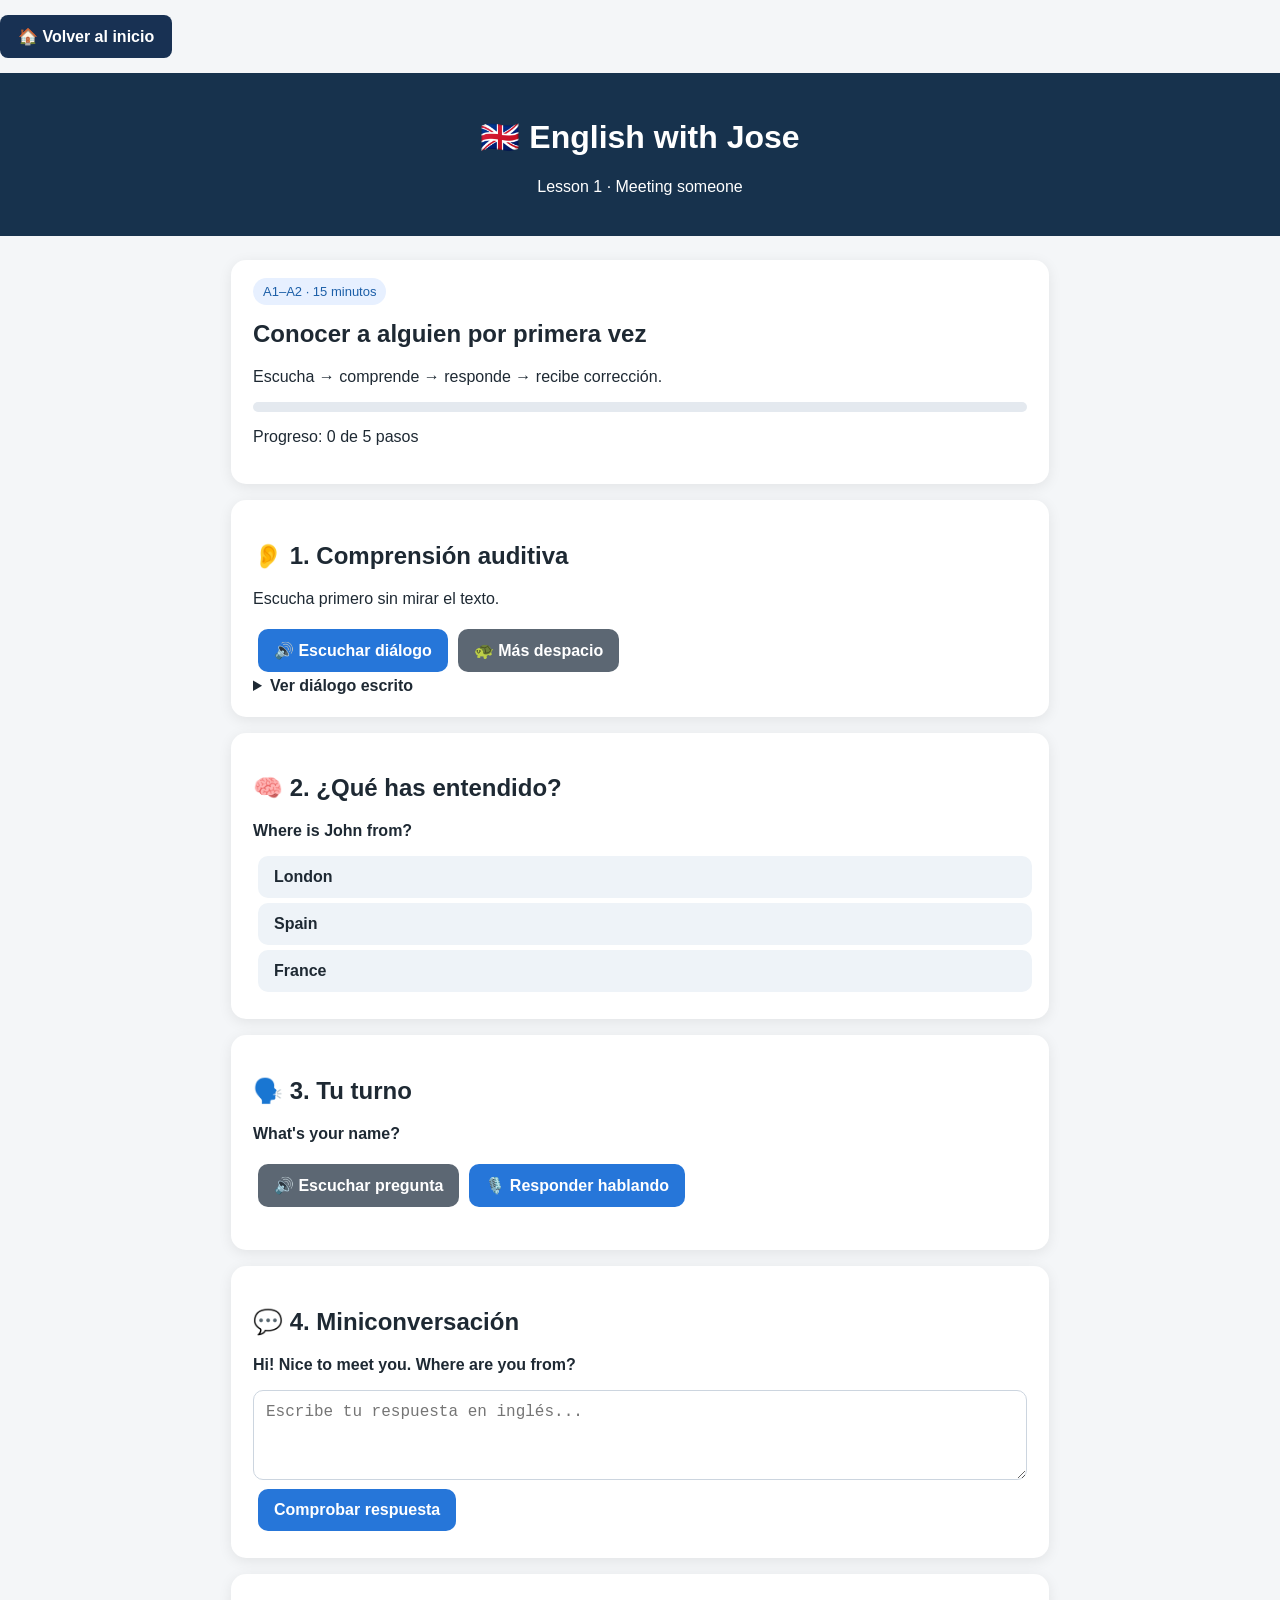
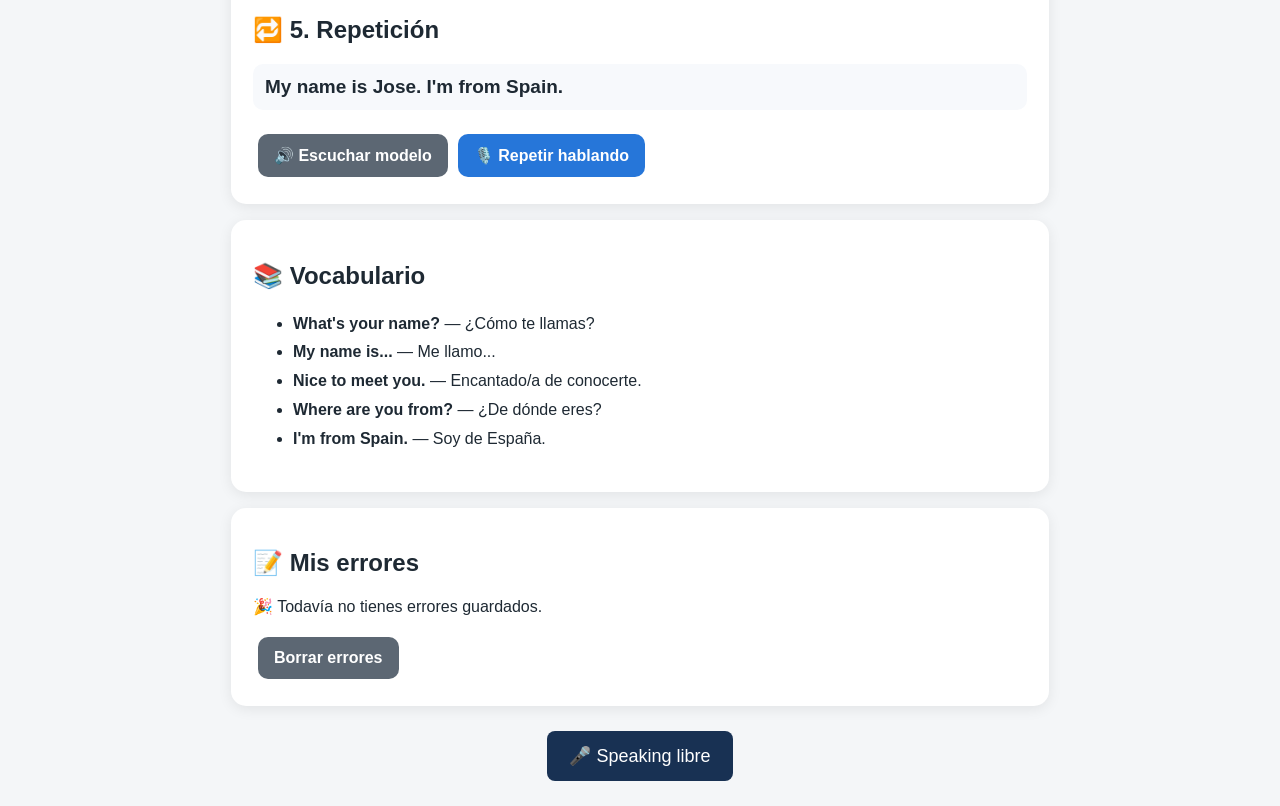
<file: index.html>
<!doctype html><html lang="es"><head><meta charset="utf-8"><meta name="viewport" content="width=device-width,initial-scale=1"><title>English with Jose</title><link rel="stylesheet" href="style.css"></head><body>
 <a href="inicio.html" style="display:inline-block; padding:12px 18px; margin:15px 0; background:#183153; color:white; border-radius:8px; text-decoration:none; font-weight:bold;">🏠 Volver al inicio</a>
  <header><h1>🇬🇧 English with Jose</h1><p>Lesson 1 · Meeting someone</p></header><main>
<section class="card"><span class="tag">A1–A2 · 15 minutos</span><h2>Conocer a alguien por primera vez</h2><p>Escucha → comprende → responde → recibe corrección.</p><div class="progress"><div id="bar"></div></div><p id="progressText">Progreso: 0 de 5 pasos</p></section>
<section class="card"><h2>👂 1. Comprensión auditiva</h2><p>Escucha primero sin mirar el texto.</p><button id="listenBtn">🔊 Escuchar diálogo</button><button id="slowBtn" class="secondary">🐢 Más despacio</button><details><summary>Ver diálogo escrito</summary><div class="dialogue"><p><b>Anna:</b> Hi! My name is Anna. What's your name?</p><p><b>John:</b> Hi, Anna. I'm John. Nice to meet you.</p><p><b>Anna:</b> Nice to meet you too. Where are you from?</p><p><b>John:</b> I'm from Spain. I live in Cartagena.</p></div></details></section>
<section class="card"><h2>🧠 2. ¿Qué has entendido?</h2><p><b>Where is John from?</b></p><button class="option" data-a="london">London</button><button class="option" data-a="spain">Spain</button><button class="option" data-a="france">France</button><div id="listenFeedback" class="feedback"></div></section>
<section class="card"><h2>🗣️ 3. Tu turno</h2><p><b>What's your name?</b></p><button id="questionBtn" class="secondary">🔊 Escuchar pregunta</button><button id="speakBtn">🎙️ Responder hablando</button><p id="voiceStatus"></p><div id="voiceFeedback" class="feedback"></div></section>
<section class="card"><h2>💬 4. Miniconversación</h2><p><b>Hi! Nice to meet you. Where are you from?</b></p><textarea id="conversation" placeholder="Escribe tu respuesta en inglés..."></textarea><br><button id="checkConversation">Comprobar respuesta</button><div id="conversationFeedback" class="feedback"></div></section>
<section class="card"><h2>🔁 5. Repetición</h2><p class="model"><b>My name is Jose. I'm from Spain.</b></p><button id="modelBtn" class="secondary">🔊 Escuchar modelo</button><button id="repeatSpeakBtn">🎙️ Repetir hablando</button><div id="repeatFeedback" class="feedback"></div></section>
<section class="card"><h2>📚 Vocabulario</h2><ul><li><b>What's your name?</b> — ¿Cómo te llamas?</li><li><b>My name is...</b> — Me llamo...</li><li><b>Nice to meet you.</b> — Encantado/a de conocerte.</li><li><b>Where are you from?</b> — ¿De dónde eres?</li><li><b>I'm from Spain.</b> — Soy de España.</li></ul></section>
<section class="card"><h2>📝 Mis errores</h2><div id="errors"></div><button id="clearErrors" class="secondary">Borrar errores</button></section></main><script src="app.js?v=20"></script>
<p style="text-align:center; margin:25px;">
  <a href="speaking.html" style="display:inline-block; background:#183153; color:white; padding:14px 22px; border-radius:8px; text-decoration:none; font-size:18px;">
    🎤 Speaking libre
  </a>
</p></body></html>
</file>
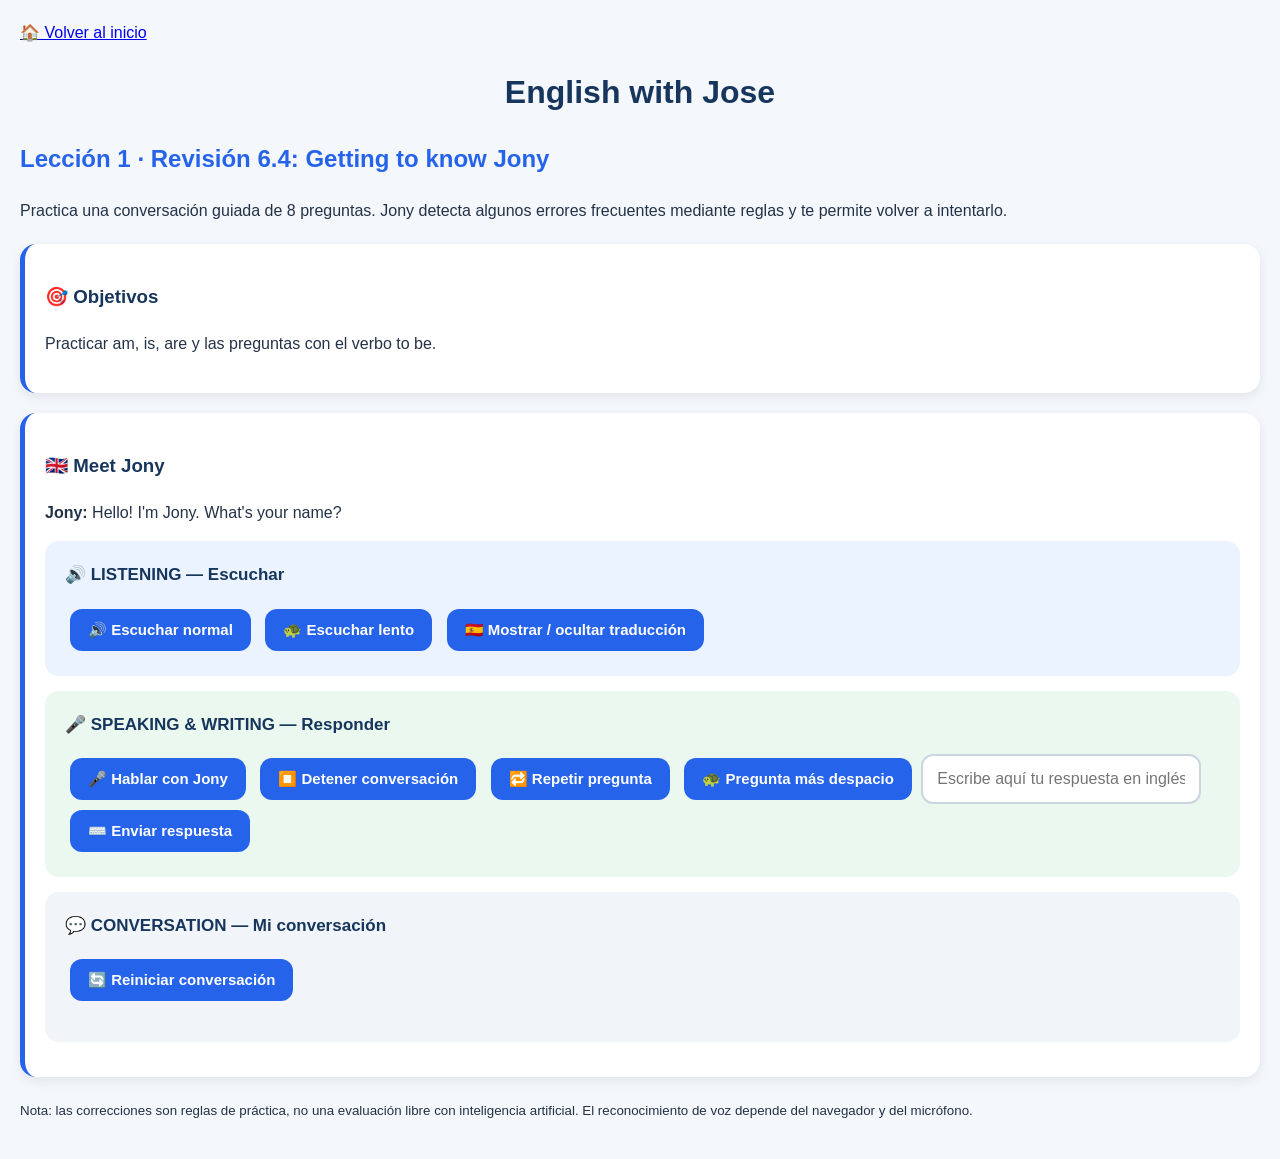
<file: curso1.html>
<!DOCTYPE html>
<html lang="es">
<head>
  <meta charset="UTF-8">
  <meta name="viewport" content="width=device-width, initial-scale=1.0">
  <title>English with Jose - Curso 1</title>
 <link rel="stylesheet" href="curso1.css?v=2">
</head>

<body>
  <a href="inicio.html">🏠 Volver al inicio</a>

  <h1>English with Jose</h1>
  <h2>Lección 1 · Revisión 6.4: Getting to know Jony</h2>

  <p>Practica una conversación guiada de 8 preguntas. Jony detecta algunos errores frecuentes mediante reglas y te permite volver a intentarlo.</p>

  <div class="tarjeta">
  <h3>🎯 Objetivos</h3>
  <p>Practicar am, is, are y las preguntas con el verbo to be.</p>
   </div> 
<div class="tarjeta">
  <h3>🇬🇧 Meet Jony</h3>
  <p><strong>Jony:</strong> Hello! I'm Jony. What's your name?</p>
 <div class="subtarjeta escuchar">
    <h4>🔊 LISTENING — Escuchar</h4>
  <button onclick="hablarJony(1)">🔊 Escuchar normal</button>
<button onclick="hablarJony(0.7)">🐢 Escuchar lento</button>
  <p id="traduccionJony" style="display:none;"><strong>Traducción:</strong> ¡Hola! Soy Jony. ¿Cómo te llamas?</p>
<button onclick="alternarTraduccion()">🇪🇸 Mostrar / ocultar traducción</button>
 </div> 
 <div class="subtarjeta responder">
    <h4>🎤 SPEAKING & WRITING — Responder</h4> 
<button onclick="iniciarConversacionVoz()">🎤 Hablar con Jony</button>
<button onclick="detenerConversacion()">⏹️ Detener conversación</button>
<button onclick="repetirPregunta()">🔁 Repetir pregunta</button>
<button onclick="escucharPreguntaLento()">🐢 Pregunta más despacio</button>
 <input type="text" id="respuestaEscrita" placeholder="Escribe aquí tu respuesta en inglés" onkeydown="if(event.key === 'Enter') enviarRespuestaEscrita()">
 <button onclick="enviarRespuestaEscrita()">⌨️ Enviar respuesta</button> 
 </div> 
  <div class="subtarjeta conversacion">
    <h4>💬 CONVERSATION — Mi conversación</h4>
 <button onclick="reiniciarConversacion()">🔄 Reiniciar conversación</button> 
 <p id="respuestaAlumno"></p>
<div id="historialConversacion"></div>
    <p id="correccionAlumno" aria-live="polite"></p>
  </div>  
  </div>
  <p><small>Nota: las correcciones son reglas de práctica, no una evaluación libre con inteligencia artificial. El reconocimiento de voz depende del navegador y del micrófono.</small></p>
<script>
// Revisión 6.4: conversación guiada de ocho preguntas; corrección basada en reglas.
let pasoConversacion = 0;
let modoRespuesta = "voz";
let reconocimientoActivo = null;
let conversacionActiva = false;
let tokenConversacion = 0;
const preguntas = [
  "What's your name?",
  "Where are you from?",
  "How old are you?",
  "What do you like doing?",
  "Do you speak English?",
  "Where do you live?",
  "What do you usually do in the morning?",
  "What are you going to do tomorrow?"
];

function agregarMensaje(remitente, texto) {
  const historial = document.getElementById("historialConversacion");
  const mensaje = document.createElement("div");
  mensaje.className = "mensaje " + remitente;
  mensaje.textContent = texto;
  historial.appendChild(mensaje);
  mensaje.scrollIntoView({block: "nearest", behavior: "smooth"});
}

function vozBritanica() {
  return speechSynthesis.getVoices().find(voz =>
    voz.lang.toLowerCase().startsWith("en-gb")
  );
}

function hablarJony(velocidad) {
  const mensaje = new SpeechSynthesisUtterance("Hello! I'm Jony. What's your name?");
  speechSynthesis.cancel();
  mensaje.lang = "en-GB";
  mensaje.rate = velocidad;
  const voz = vozBritanica();
  if (voz) mensaje.voice = voz;
  speechSynthesis.speak(mensaje);
}

function alternarTraduccion() {
  const traduccion = document.getElementById("traduccionJony");
  traduccion.style.display = traduccion.style.display === "none" ? "block" : "none";
}

function limpiarEstado() {
  tokenConversacion++;
  conversacionActiva = false;
  if (reconocimientoActivo) {
    const anterior = reconocimientoActivo;
    reconocimientoActivo = null;
    anterior.onresult = null;
    anterior.onend = null;
    anterior.onerror = null;
    anterior.onnomatch = null;
    try { anterior.abort(); } catch (error) { /* ya estaba cerrado */ }
  }
  speechSynthesis.cancel();
  document.getElementById("respuestaAlumno").textContent = "";
}

function prepararNuevaConversacion(modo) {
  limpiarEstado();
  pasoConversacion = 0;
  modoRespuesta = modo;
  document.getElementById("respuestaEscrita").value = "";
  document.getElementById("correccionAlumno").textContent = "";
  document.getElementById("historialConversacion").innerHTML = "";
  conversacionActiva = true;
  preguntarActual();
}

function reiniciarConversacion() {
  // El reinicio comienza una conversación por teclado y muestra la pregunta 1.
  prepararNuevaConversacion("teclado");
}

function escucharPreguntaLento() {
  if (!conversacionActiva || pasoConversacion >= preguntas.length) return;
  tokenConversacion++;
  if (reconocimientoActivo) {
    const anterior = reconocimientoActivo; reconocimientoActivo = null;
    anterior.onresult = null; anterior.onend = null; anterior.onerror = null;
    try { anterior.abort(); } catch (error) {}
  }
  speechSynthesis.cancel();
  modoRespuesta = "voz";
  hablarJonyRespuesta(preguntas[pasoConversacion], () => escucharRespuesta(), 0.7);
}

function repetirPregunta() {
  const aviso = document.getElementById("respuestaAlumno");
  if (pasoConversacion >= preguntas.length) {
    aviso.textContent = "La conversación ha terminado. Pulsa Reiniciar conversación para comenzar otra.";
    return;
  }
  // Invalida las devoluciones de voz pendientes sin borrar el historial.
  tokenConversacion++;
  if (reconocimientoActivo) {
    const anterior = reconocimientoActivo;
    reconocimientoActivo = null;
    anterior.onresult = null;
    anterior.onend = null;
    anterior.onerror = null;
    try { anterior.abort(); } catch (error) { /* ya estaba cerrado */ }
  }
  speechSynthesis.cancel();
  conversacionActiva = true;
  modoRespuesta = "voz";
  aviso.textContent = "";
  preguntarActual();
}

function detenerConversacion() {
  limpiarEstado();
  document.getElementById("respuestaAlumno").textContent = "⏹️ Conversación detenida. Puedes reiniciarla cuando quieras.";
}

function hablarJonyRespuesta(texto, alTerminar, velocidad = 0.9) {
  const token = tokenConversacion;
  agregarMensaje("jony", "Jony: " + texto);
  if (modoRespuesta !== "voz") return;
  speechSynthesis.cancel();
  const mensaje = new SpeechSynthesisUtterance(texto);
  mensaje.lang = "en-GB";
  mensaje.rate = velocidad;
  const voz = vozBritanica();
  if (voz) mensaje.voice = voz;
  let finalizado = false;
  function continuar() {
    if (finalizado || token !== tokenConversacion || !conversacionActiva) return;
    finalizado = true;
    if (alTerminar) alTerminar();
  }
  mensaje.onend = continuar;
  mensaje.onerror = continuar;
  speechSynthesis.speak(mensaje);
}

function iniciarConversacionVoz() {
  // Inicio por voz separado del reinicio por teclado: sin preguntas duplicadas.
  prepararNuevaConversacion("voz");
}

function preguntarActual() {
  if (!conversacionActiva || pasoConversacion >= preguntas.length) return;
  document.getElementById("correccionAlumno").textContent = "";
  hablarJonyRespuesta(preguntas[pasoConversacion], () => {
    if (modoRespuesta === "voz") escucharRespuesta();
  });
}

function escucharRespuesta() {
  if (!conversacionActiva || modoRespuesta !== "voz") return;
  const Reconocimiento = window.SpeechRecognition || window.webkitSpeechRecognition;
  const resultado = document.getElementById("respuestaAlumno");
  if (!Reconocimiento) {
    resultado.textContent = "Tu navegador no admite el reconocimiento de voz. Puedes usar el teclado.";
    return;
  }
  if (reconocimientoActivo) return;
  const reconocimiento = new Reconocimiento();
  reconocimientoActivo = reconocimiento;
  const token = tokenConversacion;
  reconocimiento.lang = "en-GB";
  reconocimiento.continuous = false;
  reconocimiento.interimResults = false;
  let textoReconocido = null;
  let errorReconocimiento = null;
  resultado.textContent = "🎤 Escuchando... Habla en inglés.";
  reconocimiento.onresult = function(evento) {
    textoReconocido = evento.results[0][0].transcript.trim();
  };
  reconocimiento.onerror = function(evento) {
    errorReconocimiento = evento.error;
  };
  reconocimiento.onend = function() {
    if (reconocimientoActivo === reconocimiento) reconocimientoActivo = null;
    if (token !== tokenConversacion || !conversacionActiva) return;
    resultado.textContent = "";
    if (textoReconocido) {
      agregarMensaje("alumno", "Tú: " + textoReconocido);
      comprobarRespuesta(textoReconocido);
    } else {
      const explicacion = errorReconocimiento === "network"
        ? "Error de red del reconocimiento de voz. Comprueba la conexión y pulsa «Repetir pregunta» para volver a intentarlo."
        : "No he podido reconocer tu respuesta" + (errorReconocimiento ? " (" + errorReconocimiento + ")" : "") + ". Pulsa «Repetir pregunta» para escucharla de nuevo y responder sin perder el historial.";
      resultado.textContent = explicacion;
    }
  };
  try { reconocimiento.start(); }
  catch (error) {
    reconocimientoActivo = null;
    resultado.textContent = "No se ha podido iniciar el micrófono. Pulsa «Repetir pregunta» para intentarlo otra vez.";
  }
}

function normalizar(texto) {
  return texto.toLowerCase().trim()
    .replace(/[’‘`]/g, "'")
    .replace(/[.,!?;:]+/g, " ")
    .replace(/\s+/g, " ").trim();
}

function edadEnNumero(expresion) {
  if (/^\d{1,3}$/.test(expresion)) return Number(expresion);
  const unidades = {zero:0, one:1, two:2, three:3, four:4, five:5, six:6,
    seven:7, eight:8, nine:9, ten:10, eleven:11, twelve:12, thirteen:13,
    fourteen:14, fifteen:15, sixteen:16, seventeen:17, eighteen:18, nineteen:19};
  const decenas = {twenty:20, thirty:30, forty:40, fifty:50, sixty:60,
    seventy:70, eighty:80, ninety:90};
  const palabras = expresion.toLowerCase().replace(/-/g, " ").split(/\s+/);
  if (palabras.length === 1) {
    if (palabras[0] === "hundred") return null;
    if (palabras[0] in unidades) return unidades[palabras[0]];
    if (palabras[0] in decenas) return decenas[palabras[0]];
  }
  if (palabras.length === 2 && palabras[0] in decenas &&
      palabras[1] in unidades && unidades[palabras[1]] >= 1 && unidades[palabras[1]] <= 9) {
    return decenas[palabras[0]] + unidades[palabras[1]];
  }
  if (expresion === "one hundred" || expresion === "a hundred") return 100;
  if (expresion === "one hundred and twenty" || expresion === "one hundred twenty") return 120;
  return null;
}

function evaluarRespuesta(texto) {
  const r = normalizar(texto);
  if (pasoConversacion === 0) {
    if (/^my name(?:'s| is) is\b/.test(r)) return {bien:false, consejo:"Has repetido IS. Di: My name is Joseph."};
    // Algunos reconocedores repiten palabras breves: «My my name is...».
    const nombreLimpio = r.replace(/^(?:my\s+){2,}(?=name\b)/, "my ");
    const nombre = nombreLimpio.match(/^(?:my name is |my name's |i am |i'm )([a-zà-ÿ][a-zà-ÿ' -]*)$/i);
    if (nombre) return {bien:true, respuesta:"Nice to meet you, " + nombre[1].replace(/\b[a-zà-ÿ]/g, letra => letra.toUpperCase()) + "!"};
    return {bien:false, consejo:"Para presentarte, di: My name is Joseph. O también: I'm Joseph."};
  }
  if (pasoConversacion === 1) {
    if (/^(?:i'm|i am) from [a-zà-ÿ][a-zà-ÿ' -]*$/i.test(r)) return {bien:true, respuesta:"That's great!"};
    if (/^(?:i'm|i am) is from\b/.test(r)) return {bien:false, consejo:"Has usado dos formas del verbo TO BE: I'M e IS. Di: I'm from Cartagena."};
    if (/^i from\b/.test(r)) return {bien:false, consejo:"Falta AM: I'm from Cartagena."};
    return {bien:false, consejo:"Para decir de dónde eres, utiliza I'M FROM + lugar. Por ejemplo: I'm from Cartagena."};
  }
  if (pasoConversacion === 2) {
    const edad = r.match(/^(?:i'm|i am) (.+?)(?: (year|years) old)?$/);
    const numero = edad ? edadEnNumero(edad[1]) : null;
    if (numero !== null && numero >= 0 && numero <= 120) {
      const unidadEdad = edad[2];
      if (unidadEdad === "year" && numero !== 1) {
        return {bien:false, consejo:"Para edades distintas de 1, utiliza YEARS en plural. Di: I'm " + numero + " years old."};
      }
      if (unidadEdad === "years" && numero === 1) {
        return {bien:false, consejo:"Con 1, utiliza YEAR en singular. Di: I'm one year old."};
      }
      return {bien:true, respuesta:"Very good!"};
    }
    if (/^i have (?:\d|[a-z])/.test(r)) return {bien:false, consejo:"En inglés, la edad se expresa con TO BE, no con HAVE. Di: I'm 65 years old."};
    if (/^my (?:\d|[a-z])/.test(r)) return {bien:false, consejo:"Para indicar tu edad, empieza con I'm o I am. Ejemplo: I'm sixty-six years old."};
    return {bien:false, consejo:"Di: I'm 66 years old. También puedes escribir: I'm sixty-six years old. Se admiten distintas edades."};
  }
  if (pasoConversacion === 3) {
    if (/^i(?:'m| am) (?:like|love|enjoy)\b/.test(r)) {
      return {bien:false, consejo:"No digas 'I'm like'. Di: I like reading books."};
    }
    const actividad = r.match(/^i (like|love|enjoy) (.+)$/);
    if (actividad) {
      const verbo = actividad[1];
      const resto = actividad[2];
      if (/^play\b/.test(resto)) {
        return {bien:false, consejo:"Después de 'I like', di: I like playing football. También puedes decir: I like to play football."};
      }
      if (/^to [a-z]+(?: [a-z' -]+)?$/.test(resto) && verbo !== "enjoy") {
        return {bien:true, respuesta:"That sounds interesting!"};
      }
      if (/^[a-z]+ing(?: [a-z' -]+)?$/.test(resto)) {
        return {bien:true, respuesta:"That sounds interesting!"};
      }
      if (/^(?:football|music|books|films|movies|sports|chocolate|coffee|tea|reading|swimming|walking|cooking|travelling|traveling)$/.test(resto) && verbo !== "enjoy") {
        return {bien:true, respuesta:"That sounds interesting!"};
      }
    }
    return {bien:false, consejo:"Puedes decir: I like reading books. / I like playing football. / I enjoy cooking. / I like to walk."};
  }
  if (pasoConversacion === 4) {
    // Se admiten respuestas afirmativas, negativas, matizadas y de duda.
    const respuestaIngles = /^(?:i (?:speak|don't speak|do not speak) (?:a little |some |very well |much )?english|i'm not sure|i am not sure)$/;
    const afirmativa = /^yes(?: i do| i (?:speak|can speak) (?:a little |some |very well )?english)?$/;
    const negativa = /^no(?: i don't| i do not| i (?:don't|do not) speak english)?$/;
    const matizada = /^yes but i (?:speak|can speak) (?:a little |some |very well )?english$/;
    if (respuestaIngles.test(r) || afirmativa.test(r) || negativa.test(r) || matizada.test(r)) {
      return {bien:true, respuesta:"Thanks for telling me!"};
    }
    if (/^yes bur i (?:speak|can speak)\b/.test(r))
      return {bien:false, consejo:"Has escrito BUR en lugar de BUT. Escribe: Yes, but I speak a little English."};
    return {bien:false, consejo:"No he podido interpretar tu respuesta; quizá hay una errata. Puedes decir: Yes, I do. / No, I don't. / Yes, but I speak a little English. / I'm not sure."};
  }
  if (pasoConversacion === 5) {
    if (/^(?:i live in|i'm living in|i am living in) [a-zà-ÿ][a-zà-ÿ' -]*$/i.test(r))
      return {bien:true, respuesta:"That sounds like a nice place!"};
    if (/^(?:i'm|i am) from /.test(r))
      return {bien:false, consejo:"La pregunta es dónde VIVES, no de dónde eres. Di: I live in Cartagena."};
    if (/^i live (?:at|on) /.test(r))
      return {bien:false, consejo:"Para una ciudad usamos IN: I live in Cartagena. AT suele indicar un punto o dirección; ON, una calle."};
    if (/^i lives?\b/.test(r) && !/^i live in\b/.test(r)) return {bien:false, consejo:"Con I usamos LIVE, sin S. Di: I live in Murcia."};
    return {bien:false, consejo:"Responde con I live in + ciudad. Por ejemplo: I live in Cartagena."};
  }
  if (pasoConversacion === 6) {
    // Rutinas: se admite un complemento inicial de tiempo y adverbios de frecuencia.
    const rutina = r.replace(/^(?:in the morning|every morning|on weekdays|in the mornings)\s+/, "")
                    .replace(/^(?:i )?(?:usually |often |sometimes |always )(?=i )/, "");
    if (/^(?:i am|i'm) (?:go|have|drink|take|make|read|study|work|walk|get|wake)\b/.test(rutina))
      return {bien:false, consejo:"Para hablar de hábitos, utiliza presente simple: I go to the gym. No: I am go to the gym."};
    if (/^(?:i'm|i am) (?:going|running|walking|studying|working|having|drinking|reading|playing)\b/.test(rutina))
      return {bien:false, consejo:"La frase puede ser correcta, pero aquí practicamos hábitos. Usa presente simple: I usually go for a run in the morning."};
    if (/^i (?:usually |often |sometimes |always )?take (?:a )?coffee\b/.test(rutina))
      return {bien:false, consejo:"Para esta rutina es más natural decir I have a coffee o I drink coffee."};
    if (/^i (?:usually |often |sometimes |always )?(?:get up|wake up|have|drink|go|read|study|exercise|work|walk|run|cook|eat|take|make|listen|watch|play|start|leave|do|clean|prepare)\b(?: .*)?$/.test(rutina))
      return {bien:true, respuesta:"Good! That is a nice routine."};
    if (/^(?:in the morning )?(?:have|go|drink|take|read|study)\b/.test(r))
      return {bien:false, consejo:"Falta el sujeto I. Por ejemplo: In the morning I have breakfast."};
    return {bien:false, consejo:"No he podido comprobar esta rutina. Prueba una frase con I + verbo en presente: I go to the gym / I usually have breakfast at seven."};
  }
  if (pasoConversacion === 7) {
    // Planes: 'going to' + lugar, 'going to' + verbo, o 'going for a run'.
    const futuro = r.replace(/^(?:tomorrow|next week|on saturday)\s+/, "")
                    .replace(/\s+(?:tomorrow|next week|on saturday)$/, "").trim();
    if (/^i going to\b/.test(futuro))
      return {bien:false, consejo:"Falta AM después de I. Di: I'm going to the supermarket."};
    if (/^i(?:'m| am) going (?:visit|study|walk|travel|cook|work|play|read|run)\b/.test(futuro))
      return {bien:false, consejo:"Para expresar un plan falta TO: I'm going to study English."};
    if (/^i(?:'m| am) going to (?:the |a )(?:study|run|swim|play|visit|read|cook|travel|work)\b/.test(futuro)) {
      if (/^i(?:'m| am) going to (?:the |a )run\b/.test(futuro))
        return {bien:false, consejo:"Para hablar de correr, di: I'm going for a run o I'm going to run. No: I'm going to the run."};
      return {bien:false, consejo:"No pongas THE o A antes del verbo. Di: I'm going to study English."};
    }
    const exito = {bien:true, respuesta:"Excellent! Thank you for practising with me. See you soon!"};
    if (/^i(?:'m| am) going for a (?:run|walk|swim)\b(?: .*)?$/.test(futuro)) return exito;
    const complemento = futuro.match(/^i(?:'m| am) going to (.+)$/);
    if (complemento) {
      const plan = complemento[1];
      const destinos = /^(?:the )?(?:gym|cinema|park|beach|shops|supermarket|library|museum|airport|station|hospital|office|theatre|theater|pool|restaurant|pub|market|dentist|doctor|school|work|bed|church|home)(?:\s+[a-z' -]+)?$/;
      if (destinos.test(plan)) return exito;
      if (/^(?:study|visit|read|play|watch|cook|travel|work|walk|run|swim|eat|drink|meet|buy|learn|practise|practice|take|have|go|see|listen|make|do|clean|prepare|help|call|write|sleep|relax|exercise)(?:\s+[a-z' -]+)?$/.test(plan)) return exito;
      return {bien:false, consejo:"No he podido verificar ese plan. Si hablas de un lugar, di: I'm going to the gym. Si hablas de una actividad, di: I'm going to study English."};
    }
    if (/^i (?:go|study|visit|play|work|read)\b/.test(futuro))
      return {bien:false, consejo:"Aquí practicamos planes futuros con GOING TO. Por ejemplo: I'm going to the gym tomorrow."};
    return {bien:false, consejo:"No he podido interpretar tu plan. Puedes decir: I'm going to the supermarket o I'm going to study English."};
  }

  return {bien:false, consejo:"La conversación ha terminado. Pulsa Reiniciar conversación."};
}

function comprobarRespuesta(texto) {
  if (!conversacionActiva) return;
  const correccion = document.getElementById("correccionAlumno");
  const evaluacion = evaluarRespuesta(texto);
  if (!evaluacion.bien) {
    correccion.textContent = "";
    // Mostrar una sola explicación por intento, en el historial.
    agregarMensaje("jony", "💡 Explicación: " + evaluacion.consejo);
    if (modoRespuesta === "voz") {
      hablarJonyRespuesta("Try again, please.", () => escucharRespuesta());
    } else {
      agregarMensaje("jony", "Jony: Try again, please.");
    }
    return;
  }
  correccion.textContent = "";
  pasoConversacion++;
  if (pasoConversacion >= preguntas.length) {
    hablarJonyRespuesta(evaluacion.respuesta);
    conversacionActiva = false;
    document.getElementById("respuestaAlumno").textContent = "✅ Conversación completada. Puedes reiniciarla.";
    return;
  }
  if (modoRespuesta === "voz") {
    hablarJonyRespuesta(evaluacion.respuesta, () => preguntarActual());
  } else {
    hablarJonyRespuesta(evaluacion.respuesta);
    preguntarActual();
  }
}

function enviarRespuestaEscrita() {
  const campo = document.getElementById("respuestaEscrita");
  const texto = campo.value.trim();
  if (!texto) { alert("Escribe primero una respuesta en inglés."); return; }
  if (!conversacionActiva) {
    const historial = document.getElementById("historialConversacion");
    // Solo iniciar con teclado si el historial está vacío.
    // Nunca borrar una conversación existente al enviar una respuesta.
    if (historial.children.length > 0) {
      document.getElementById("respuestaAlumno").textContent =
        "La conversación está detenida o finalizada. Pulsa Reiniciar conversación para comenzar otra.";
      return;
    }
    modoRespuesta = "teclado";
    pasoConversacion = 0;
    conversacionActiva = true;
    preguntarActual();
  }
  if (modoRespuesta !== "teclado") {
    limpiarEstado();
    modoRespuesta = "teclado";
    conversacionActiva = true;
  }
  agregarMensaje("alumno", "Tú: " + texto);
  campo.value = "";
  comprobarRespuesta(texto);
}
</script>
</body>
</html>
</file>
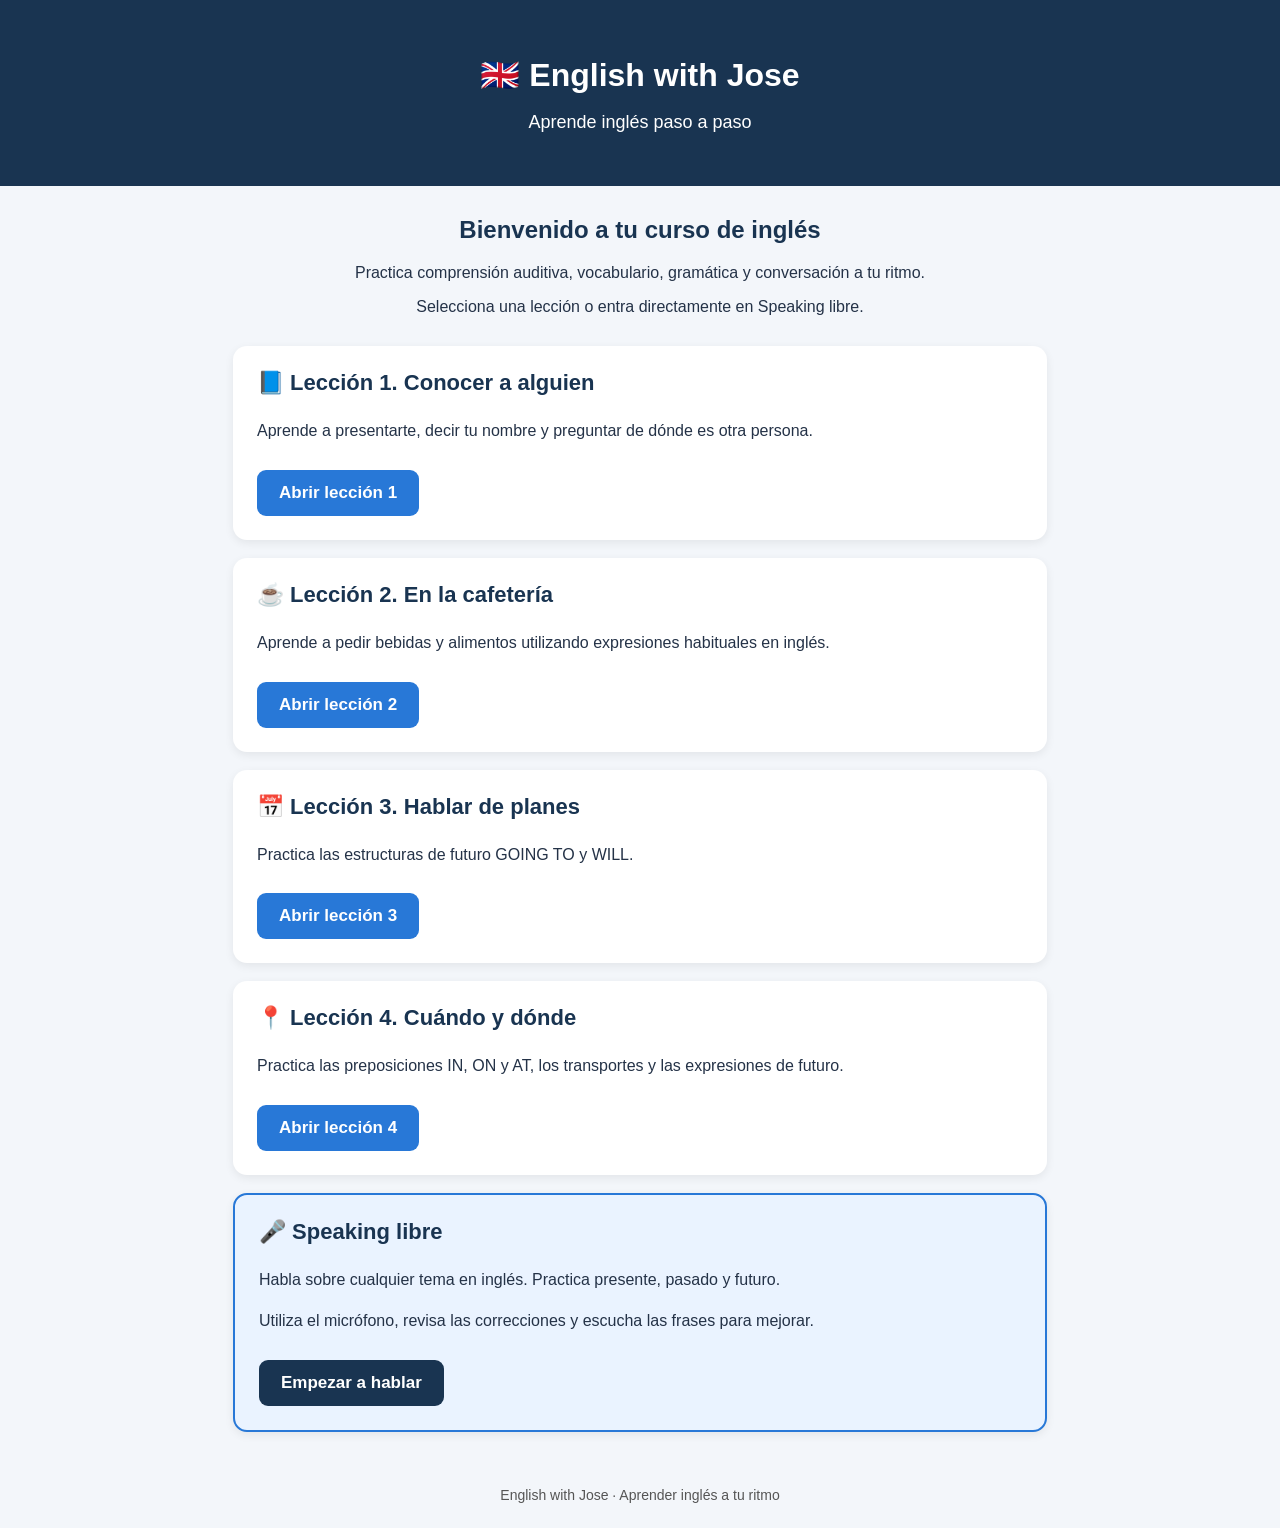
<file: inicio.html>
<!DOCTYPE html>
<html lang="es">

<head>
<meta charset="UTF-8">
<meta name="viewport" content="width=device-width, initial-scale=1.0">

<title>English with Jose - Inicio</title>

<style>
* {
    box-sizing: border-box;
}

body {
    margin: 0;
    font-family: Arial, sans-serif;
    background: #f3f6fa;
    color: #243247;
}

header {
    background: #193451;
    color: white;
    text-align: center;
    padding: 35px 20px;
}

header h1 {
    font-size: 32px;
    margin-bottom: 10px;
}

header p {
    font-size: 18px;
}

main {
    max-width: 850px;
    margin: 30px auto;
    padding: 0 18px;
}

.intro {
    text-align: center;
    margin-bottom: 30px;
}

.intro h2 {
    color: #193451;
}

.card {
    background: white;
    padding: 24px;
    margin-bottom: 18px;
    border-radius: 14px;
    box-shadow: 0 3px 10px rgba(0,0,0,0.07);
}

.card h3 {
    margin-top: 0;
    color: #193451;
    font-size: 22px;
}

.card p {
    line-height: 1.6;
}

.button {
    display: inline-block;
    background: #2878d7;
    color: white;
    text-decoration: none;
    padding: 13px 22px;
    border-radius: 9px;
    font-size: 17px;
    font-weight: bold;
    margin-top: 10px;
}

.button:hover {
    background: #195aab;
}

.speaking {
    background: #eaf3ff;
    border: 2px solid #2878d7;
}

.speaking .button {
    background: #193451;
}

footer {
    text-align: center;
    padding: 25px;
    color: #555;
    font-size: 14px;
}

@media (max-width: 600px) {
    header h1 {
        font-size: 27px;
    }

    .card {
        padding: 19px;
    }

    .button {
        display: block;
        text-align: center;
    }
}
</style>

</head>

<body>

<header>
    <h1>🇬🇧 English with Jose</h1>
    <p>Aprende inglés paso a paso</p>
</header>

<main>

<section class="intro">
    <h2>Bienvenido a tu curso de inglés</h2>

    <p>
        Practica comprensión auditiva, vocabulario,
        gramática y conversación a tu ritmo.
    </p>

    <p>
        Selecciona una lección o entra directamente
        en Speaking libre.
    </p>
</section>

<section class="card">
    <h3>📘 Lección 1. Conocer a alguien</h3>

    <p>
        Aprende a presentarte, decir tu nombre
        y preguntar de dónde es otra persona.
    </p>

    <a class="button" href="index.html">
        Abrir lección 1
    </a>
</section>

<section class="card">
    <h3>☕ Lección 2. En la cafetería</h3>

    <p>
        Aprende a pedir bebidas y alimentos
        utilizando expresiones habituales en inglés.
    </p>

    <a class="button" href="lesson2.html">
        Abrir lección 2
    </a>
</section>

<section class="card">
    <h3>📅 Lección 3. Hablar de planes</h3>

    <p>
        Practica las estructuras de futuro
        GOING TO y WILL.
    </p>

    <a class="button" href="lesson3.html">
        Abrir lección 3
    </a>
</section>

<section class="card">
    <h3>📍 Lección 4. Cuándo y dónde</h3>

    <p>
        Practica las preposiciones IN, ON y AT,
        los transportes y las expresiones de futuro.
    </p>

    <a class="button" href="lesson4.html">
        Abrir lección 4
    </a>
</section>

<section class="card speaking">
    <h3>🎤 Speaking libre</h3>

    <p>
        Habla sobre cualquier tema en inglés.
        Practica presente, pasado y futuro.
    </p>

    <p>
        Utiliza el micrófono, revisa las correcciones
        y escucha las frases para mejorar.
    </p>

    <a class="button" href="speaking.html">
        Empezar a hablar
    </a>
</section>

</main>

<footer>
    English with Jose · Aprender inglés a tu ritmo
</footer>

</body>
</html>
</file>
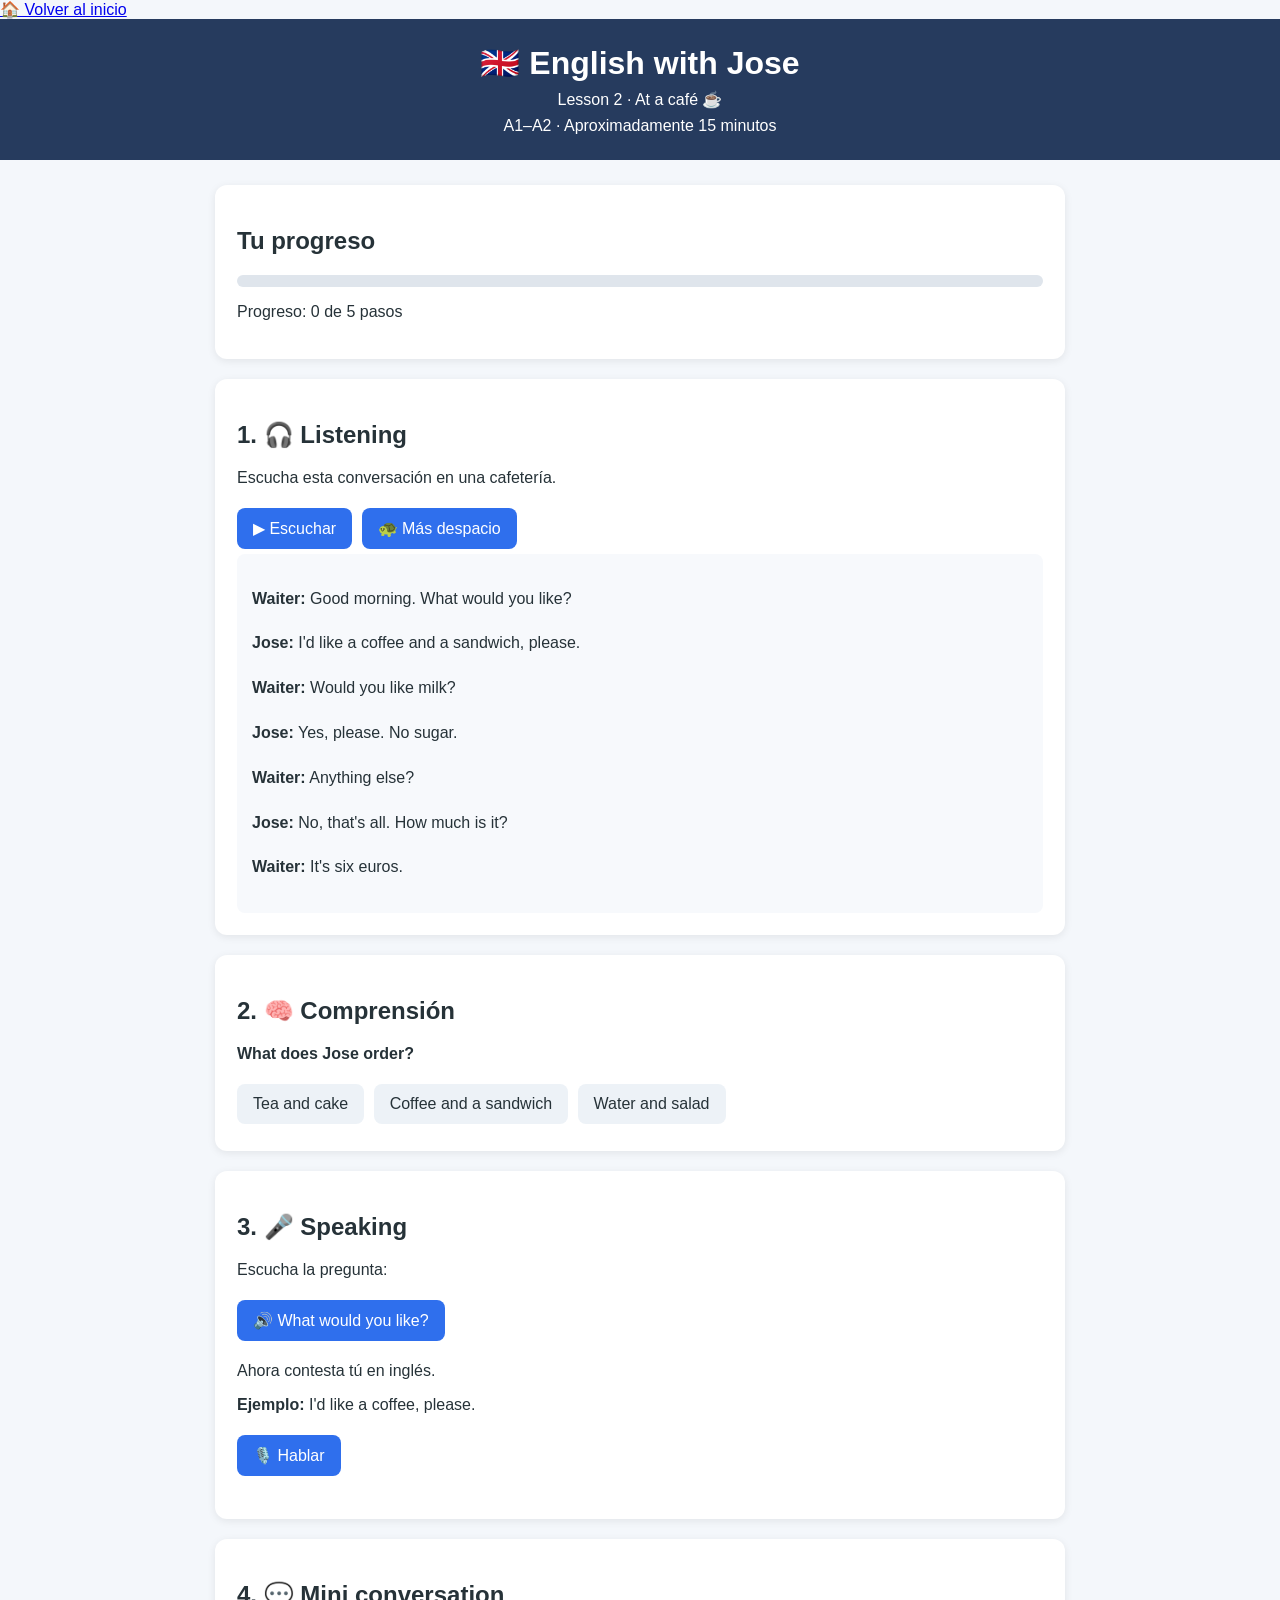
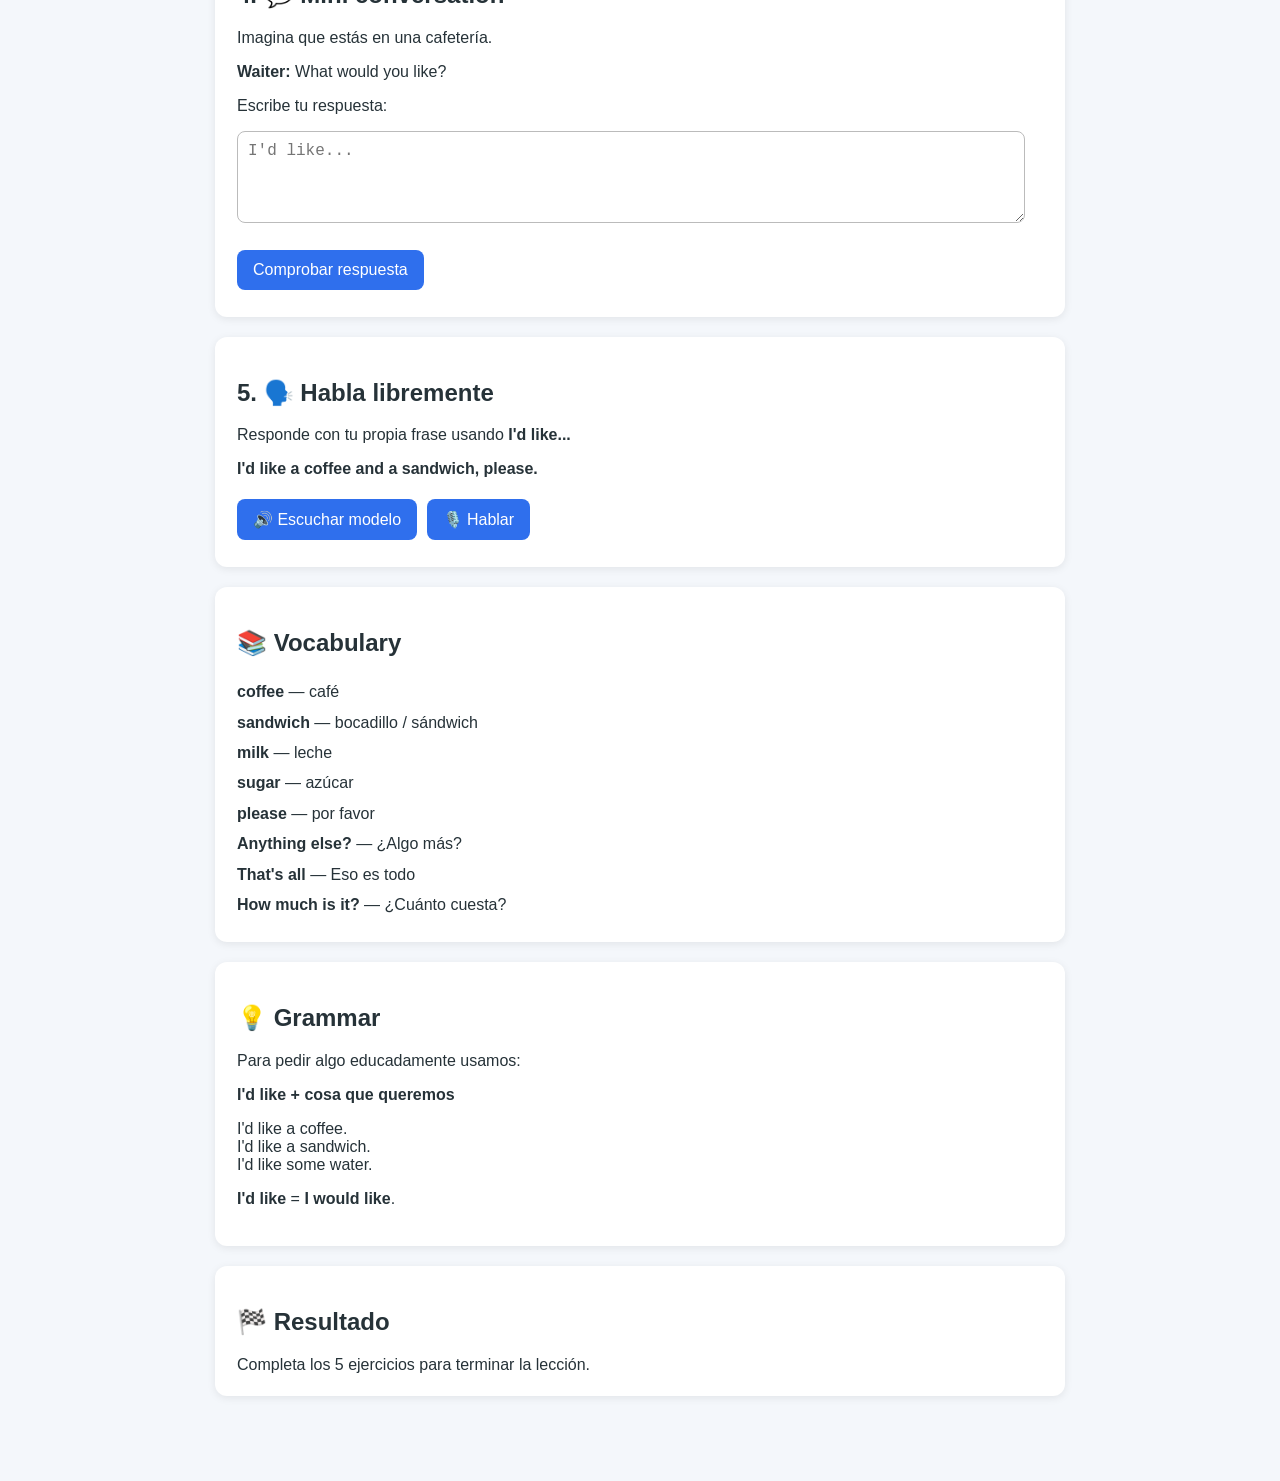
<file: lesson2.html>
<!DOCTYPE html>
<html lang="es">
<head>
<meta charset="UTF-8">
<meta name="viewport" content="width=device-width, initial-scale=1.0">
<title>English with Jose - Lesson 2</title>

<style>
body {
    font-family: Arial, sans-serif;
    background: #f4f7fb;
    margin: 0;
    color: #263238;
}

header {
    background: #263b5e;
    color: white;
    padding: 25px;
    text-align: center;
}

header h1 {
    margin: 0;
}

header p {
    margin: 8px 0 0;
}

main {
    max-width: 850px;
    margin: 25px auto;
    padding: 0 15px 40px;
}

.card {
    background: white;
    padding: 22px;
    margin-bottom: 20px;
    border-radius: 12px;
    box-shadow: 0 2px 8px rgba(0,0,0,0.08);
}

button {
    background: #2f6fed;
    color: white;
    border: none;
    border-radius: 8px;
    padding: 11px 16px;
    margin: 5px 5px 5px 0;
    font-size: 16px;
    cursor: pointer;
}

button:hover {
    background: #2459bd;
}

.option {
    background: #edf2f7;
    color: #263238;
}

textarea {
    width: 95%;
    min-height: 70px;
    padding: 10px;
    font-size: 16px;
    border-radius: 8px;
    border: 1px solid #bbb;
}

.feedback {
    margin-top: 12px;
    padding: 12px;
    background: #fff3cd;
    border-radius: 8px;
    display: none;
}

.success {
    background: #d9f7e5;
}

.dialogue {
    line-height: 1.8;
    background: #f7f9fc;
    padding: 15px;
    border-radius: 8px;
}

.progress {
    background: #dfe5ec;
    height: 12px;
    border-radius: 8px;
    overflow: hidden;
}

#bar {
    width: 0%;
    height: 100%;
    background: #2f6fed;
    transition: width 0.4s;
}

.vocab {
    line-height: 1.9;
}
</style>
</head>

<body>
<a href="inicio.html">🏠 Volver al inicio</a>
<header>
<h1>🇬🇧 English with Jose</h1>
<p>Lesson 2 · At a café ☕</p>
<p>A1–A2 · Aproximadamente 15 minutos</p>
</header>

<main>

<div class="card">
<h2>Tu progreso</h2>
<div class="progress">
<div id="bar"></div>
</div>
<p id="progressText">Progreso: 0 de 5 pasos</p>
</div>

<div class="card">
<h2>1. 🎧 Listening</h2>

<p>Escucha esta conversación en una cafetería.</p>

<button id="listenBtn">▶ Escuchar</button>
<button id="slowBtn">🐢 Más despacio</button>

<div class="dialogue">
<p><b>Waiter:</b> Good morning. What would you like?</p>
<p><b>Jose:</b> I'd like a coffee and a sandwich, please.</p>
<p><b>Waiter:</b> Would you like milk?</p>
<p><b>Jose:</b> Yes, please. No sugar.</p>
<p><b>Waiter:</b> Anything else?</p>
<p><b>Jose:</b> No, that's all. How much is it?</p>
<p><b>Waiter:</b> It's six euros.</p>
</div>
</div>

<div class="card">
<h2>2. 🧠 Comprensión</h2>

<p><b>What does Jose order?</b></p>

<button class="option" data-answer="wrong">
Tea and cake
</button>

<button class="option" data-answer="correct">
Coffee and a sandwich
</button>

<button class="option" data-answer="wrong">
Water and salad
</button>

<div id="listenFeedback" class="feedback"></div>
</div>

<div class="card">
<h2>3. 🎤 Speaking</h2>

<p>Escucha la pregunta:</p>

<button id="questionBtn">🔊 What would you like?</button>

<p>Ahora contesta tú en inglés.</p>

<p><b>Ejemplo:</b> I'd like a coffee, please.</p>

<button id="speakBtn">🎙️ Hablar</button>

<p id="voiceStatus"></p>

<div id="voiceFeedback" class="feedback"></div>
</div>

<div class="card">
<h2>4. 💬 Mini conversation</h2>

<p>Imagina que estás en una cafetería.</p>

<p><b>Waiter:</b> What would you like?</p>

<p>Escribe tu respuesta:</p>

<textarea id="conversation"
placeholder="I'd like..."></textarea>

<br><br>

<button id="checkConversation">
Comprobar respuesta
</button>

<div id="conversationFeedback" class="feedback"></div>
</div>

<div class="card">
<h2>5. 🗣️ Habla libremente</h2>

<p>Responde con tu propia frase usando <b>I'd like...</b></p>

<p><b>I'd like a coffee and a sandwich, please.</b></p>

<button id="modelBtn">🔊 Escuchar modelo</button>

<button id="repeatSpeakBtn">🎙️ Hablar</button>

<div id="repeatFeedback" class="feedback"></div>
</div>

<div class="card">
<h2>📚 Vocabulary</h2>

<div class="vocab">
<b>coffee</b> — café<br>
<b>sandwich</b> — bocadillo / sándwich<br>
<b>milk</b> — leche<br>
<b>sugar</b> — azúcar<br>
<b>please</b> — por favor<br>
<b>Anything else?</b> — ¿Algo más?<br>
<b>That's all</b> — Eso es todo<br>
<b>How much is it?</b> — ¿Cuánto cuesta?
</div>
</div>

<div class="card">
<h2>💡 Grammar</h2>

<p>Para pedir algo educadamente usamos:</p>

<p><b>I'd like + cosa que queremos</b></p>

<p>
I'd like a coffee.<br>
I'd like a sandwich.<br>
I'd like some water.
</p>

<p><b>I'd like</b> = <b>I would like</b>.</p>
</div>

<div class="card">
<h2>🏁 Resultado</h2>

<div id="finalResult">
Completa los 5 ejercicios para terminar la lección.
</div>
</div>

</main>

<script>

const dialogue =
"Good morning. What would you like? " +
"I'd like a coffee and a sandwich, please. " +
"Would you like milk? " +
"Yes, please. No sugar. " +
"Anything else? " +
"No, that's all. How much is it? " +
"It's six euros.";

let completed = new Set();

function speak(text, rate = 0.82) {

    if (!("speechSynthesis" in window)) {
        alert("Tu navegador no permite síntesis de voz.");
        return;
    }

    window.speechSynthesis.cancel();

    const u = new SpeechSynthesisUtterance(text);

    u.lang = "en-GB";
    u.rate = rate;

    window.speechSynthesis.speak(u);
}

function updateProgress() {

    document.getElementById("bar").style.width =
        (completed.size * 20) + "%";

    document.getElementById("progressText").textContent =
        "Progreso: " + completed.size + " de 5 pasos";

    if (completed.size === 5) {

        document.getElementById("finalResult").innerHTML =
        "🎉 <b>Excellent, Jose!</b><br><br>" +
        "Has completado la Lección 2.<br>" +
        "Ya puedes pedir algo sencillo en una cafetería en inglés.";
    }
}

function completeStep(n) {
    completed.add(n);
    updateProgress();
}

function createRecognition(callback) {

    const Recognition =
        window.SpeechRecognition ||
        window.webkitSpeechRecognition;

    if (!Recognition) return null;

    const recognition = new Recognition();

    recognition.lang = "en-GB";
    recognition.interimResults = false;
    recognition.maxAlternatives = 1;

    recognition.onresult = function(event) {
        callback(event.results[0][0].transcript);
    };

    return recognition;
}

document.getElementById("listenBtn").onclick = function() {
    speak(dialogue);
    completeStep(1);
};

document.getElementById("slowBtn").onclick = function() {
    speak(dialogue, 0.58);
    completeStep(1);
};

document.querySelectorAll(".option").forEach(function(button) {

    button.onclick = function() {

        const feedback =
            document.getElementById("listenFeedback");

        feedback.style.display = "block";

        if (button.dataset.answer === "correct") {

            feedback.textContent =
                "✅ Correct! Jose orders a coffee and a sandwich.";

            feedback.className =
                "feedback success";

            completeStep(2);

        } else {

            feedback.innerHTML =
                "❌ Try again. Listen carefully to Jose's order.";

            feedback.className =
                "feedback";
        }
    };
});

document.getElementById("questionBtn").onclick = function() {
    speak("What would you like?");
};

document.getElementById("speakBtn").onclick = function() {

    const status =
        document.getElementById("voiceStatus");

    const feedback =
        document.getElementById("voiceFeedback");

    const recognition =
        createRecognition(function(text) {

            status.textContent =
                'Has dicho: "' + text + '"';

            feedback.style.display = "block";

            if (
            /i'd like|i would like|id like/i.test(text)   
            ) {

                feedback.innerHTML =
    '✅ <b>Very good!</b><br>' +
    'El micrófono ha entendido: <b>"' + text + '"</b>';

                feedback.className =
                    "feedback success";

                completeStep(3);

            } else {

              feedback.innerHTML =
    'El micrófono ha entendido: <b>"' + text + '"</b><br><br>' +
    "Prueba otra vez comenzando con <b>I'd like...</b>";  

                feedback.className =
                    "feedback";
            }
        });

    if (!recognition) {

        status.textContent =
            "El reconocimiento de voz no está disponible.";

        return;
    }

    recognition.onstart = function() {
        status.textContent =
            "🎙️ Habla ahora...";
    };

    recognition.onerror = function() {
        status.textContent =
            "No he podido reconocerte. Inténtalo otra vez.";
    };

    recognition.start();
};

document.getElementById("checkConversation").onclick = function() {

    const text =
        document.getElementById("conversation")
        .value
        .toLowerCase()
        .trim();

    const feedback =
        document.getElementById("conversationFeedback");

    feedback.style.display = "block";

    if (
            text.includes("i'd like") ||
            text.includes("i would like") 
    ) {

        feedback.innerHTML =
            "✅ Very good! That's a natural way to order.";

        feedback.className =
            "feedback success";

        completeStep(4);

    } else {

        feedback.innerHTML =
            "Prueba con: <b>I'd like a coffee, please.</b>";

        feedback.className =
            "feedback";
    }
};

document.getElementById("modelBtn").onclick = function() {

    speak(
        "I'd like a coffee and a sandwich, please.",
        0.72
    );
};

document.getElementById("repeatSpeakBtn").onclick = function() {

    const feedback =
        document.getElementById("repeatFeedback");

    const recognition =
        createRecognition(function(text) {

            feedback.style.display = "block";

            const heard = text.toLowerCase().trim();

            const usesIdLike =
                heard.includes("i'd like") ||
                heard.includes("i would like") ||
                heard.includes("id like");

            if (usesIdLike) {

                feedback.innerHTML =
                    '🎉 <b>Excellent!</b><br><br>' +
                    'El micrófono ha entendido:<br>' +
                    '<b>"' + text + '"</b>';

                feedback.className =
                    "feedback success";

                completeStep(5);

            } else {

                feedback.innerHTML =
                    'El micrófono ha entendido:<br>' +
                    '<b>"' + text + '"</b><br><br>' +
                   "Inténtalo otra vez comenzando con <b>I'd like...</b>";

                feedback.className =
                    "feedback";
            }
        });

    if (!recognition) {

        feedback.style.display = "block";

        feedback.textContent =
            "El reconocimiento de voz no está disponible.";

        return;
    }

    recognition.start();
};

</script>

</body>
</html>
</file>
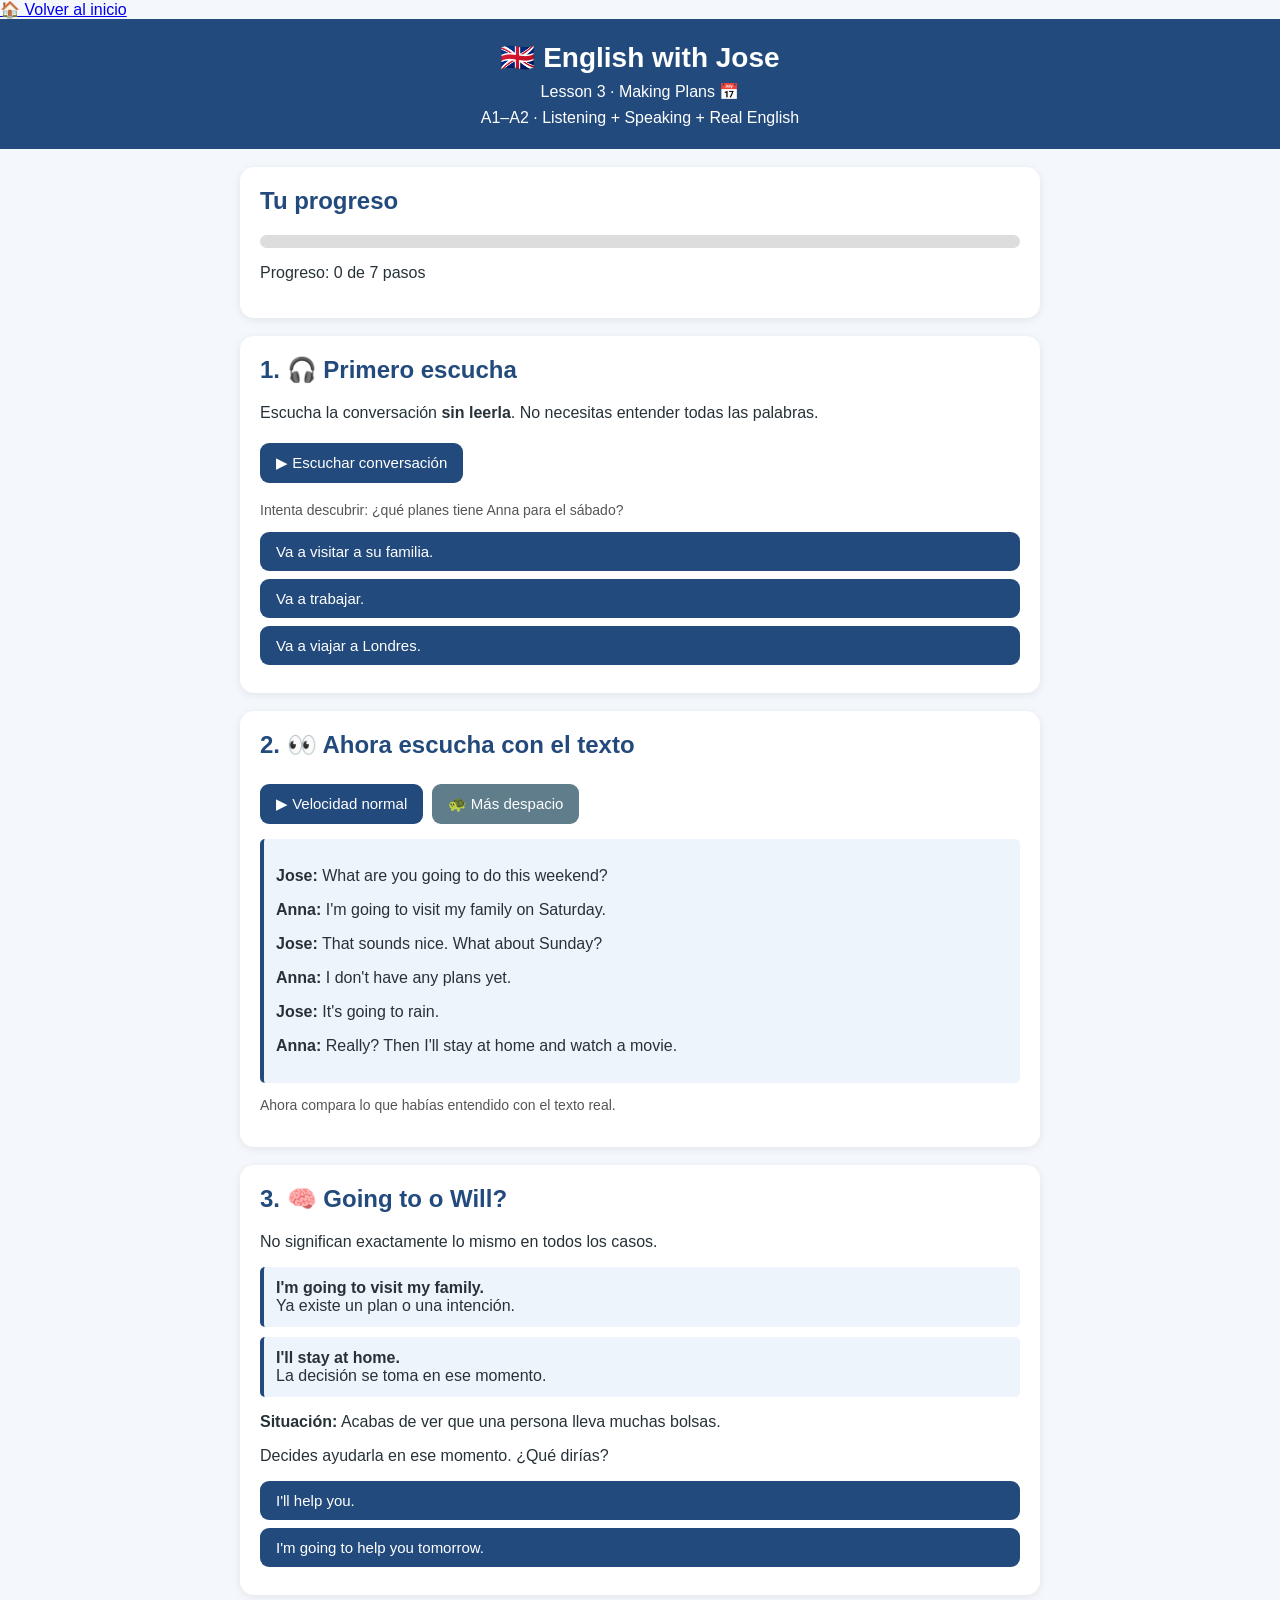
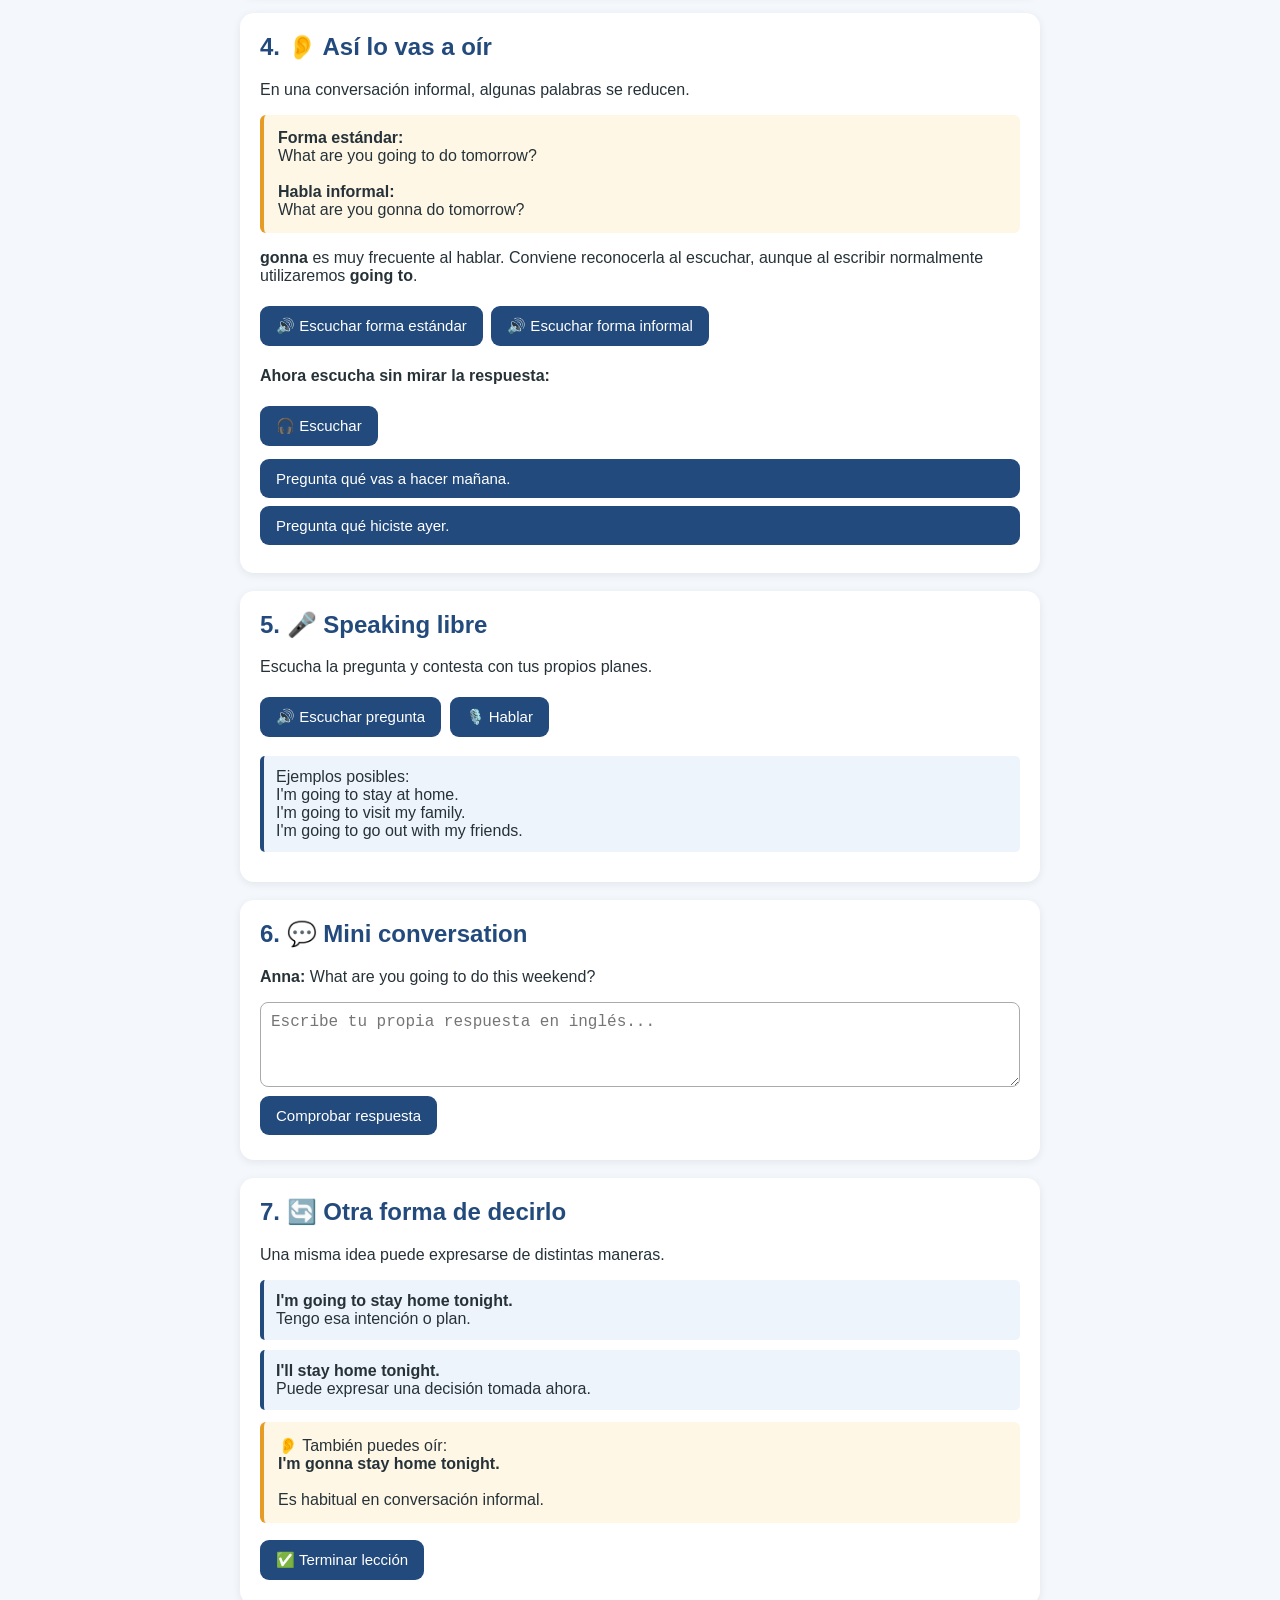
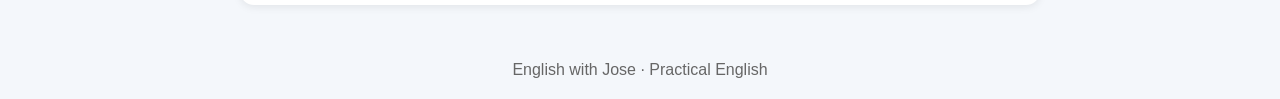
<file: lesson3.html>
<!DOCTYPE html>
<html lang="es">
<head>
<meta charset="UTF-8">
<meta name="viewport" content="width=device-width, initial-scale=1.0">

<title>English with Jose - Lesson 3</title>

<style>
body {
    font-family: Arial, sans-serif;
    background: #f4f7fb;
    margin: 0;
    color: #263238;
}

header {
    background: #234a7c;
    color: white;
    text-align: center;
    padding: 22px 15px;
}

header h1 {
    margin: 0;
    font-size: 28px;
}

header p {
    margin: 8px 0 0;
}

main {
    max-width: 800px;
    margin: auto;
    padding: 18px;
}

.card {
    background: white;
    border-radius: 14px;
    padding: 20px;
    margin-bottom: 18px;
    box-shadow: 0 2px 8px rgba(0,0,0,.08);
}

h2 {
    color: #234a7c;
    margin-top: 0;
}

button {
    background: #234a7c;
    color: white;
    border: 0;
    border-radius: 9px;
    padding: 11px 16px;
    margin: 5px 4px 5px 0;
    cursor: pointer;
    font-size: 15px;
}

button:hover {
    opacity: .9;
}

.secondary {
    background: #607d8b;
}

.option {
    display: block;
    width: 100%;
    text-align: left;
    margin: 8px 0;
}

.feedback {
    display: none;
    background: #fff3cd;
    padding: 12px;
    margin-top: 12px;
    border-radius: 8px;
}

.success {
    background: #d9f5df;
}

.example {
    background: #eef4fb;
    padding: 12px;
    border-left: 4px solid #234a7c;
    border-radius: 5px;
    margin: 10px 0;
}

.realEnglish {
    background: #fff7e6;
    padding: 14px;
    border-left: 4px solid #e59b24;
    border-radius: 6px;
    margin: 12px 0;
}

textarea {
    width: 100%;
    box-sizing: border-box;
    min-height: 85px;
    padding: 10px;
    font-size: 16px;
    border-radius: 8px;
    border: 1px solid #aaa;
}

.progress {
    height: 13px;
    background: #ddd;
    border-radius: 10px;
    overflow: hidden;
}

#bar {
    height: 100%;
    width: 0%;
    background: #4caf50;
    transition: .3s;
}

.small {
    font-size: 14px;
    color: #555;
}

.hiddenText {
    display: none;
}

footer {
    text-align: center;
    padding: 20px;
    color: #666;
}
</style>
</head>

<body>
<a href="inicio.html">🏠 Volver al inicio</a>
<header>
    <h1>🇬🇧 English with Jose</h1>
    <p>Lesson 3 · Making Plans 📅</p>
    <p>A1–A2 · Listening + Speaking + Real English</p>
</header>

<main>

<div class="card">
    <h2>Tu progreso</h2>
    <div class="progress">
        <div id="bar"></div>
    </div>
    <p id="progressText">Progreso: 0 de 7 pasos</p>
</div>


<div class="card">
    <h2>1. 🎧 Primero escucha</h2>

    <p>
        Escucha la conversación <b>sin leerla</b>.
        No necesitas entender todas las palabras.
    </p>

    <button id="blindListenBtn">▶ Escuchar conversación</button>

    <p class="small">
        Intenta descubrir: ¿qué planes tiene Anna para el sábado?
    </p>

    <button class="option blindOption" data-answer="family">
        Va a visitar a su familia.
    </button>

    <button class="option blindOption" data-answer="work">
        Va a trabajar.
    </button>

    <button class="option blindOption" data-answer="travel">
        Va a viajar a Londres.
    </button>

    <div id="blindFeedback" class="feedback"></div>
</div>


<div class="card">
    <h2>2. 👀 Ahora escucha con el texto</h2>

    <button id="listenBtn">▶ Velocidad normal</button>
    <button id="slowBtn" class="secondary">🐢 Más despacio</button>

    <div class="example">
        <p><b>Jose:</b> What are you going to do this weekend?</p>
        <p><b>Anna:</b> I'm going to visit my family on Saturday.</p>
        <p><b>Jose:</b> That sounds nice. What about Sunday?</p>
        <p><b>Anna:</b> I don't have any plans yet.</p>
        <p><b>Jose:</b> It's going to rain.</p>
        <p><b>Anna:</b> Really? Then I'll stay at home and watch a movie.</p>
    </div>

    <p class="small">
        Ahora compara lo que habías entendido con el texto real.
    </p>
</div>


<div class="card">
    <h2>3. 🧠 Going to o Will?</h2>

    <p>
        No significan exactamente lo mismo en todos los casos.
    </p>

    <div class="example">
        <b>I'm going to visit my family.</b><br>
        Ya existe un plan o una intención.
    </div>

    <div class="example">
        <b>I'll stay at home.</b><br>
        La decisión se toma en ese momento.
    </div>

    <p><b>Situación:</b> Acabas de ver que una persona lleva muchas bolsas.</p>
    <p>Decides ayudarla en ese momento. ¿Qué dirías?</p>

    <button class="option futureOption" data-answer="will">
        I'll help you.
    </button>

    <button class="option futureOption" data-answer="going">
        I'm going to help you tomorrow.
    </button>

    <div id="futureFeedback" class="feedback"></div>
</div>


<div class="card">
    <h2>4. 👂 Así lo vas a oír</h2>

    <p>
        En una conversación informal, algunas palabras se reducen.
    </p>

    <div class="realEnglish">
        <b>Forma estándar:</b><br>
        What are you going to do tomorrow?<br><br>

        <b>Habla informal:</b><br>
        What are you gonna do tomorrow?
    </div>

    <p>
        <b>gonna</b> es muy frecuente al hablar.
        Conviene reconocerla al escuchar, aunque al escribir normalmente
        utilizaremos <b>going to</b>.
    </p>

    <button id="standardBtn">🔊 Escuchar forma estándar</button>
    <button id="naturalBtn">🔊 Escuchar forma informal</button>

    <p><b>Ahora escucha sin mirar la respuesta:</b></p>

    <button id="mysteryBtn">🎧 Escuchar</button>

    <button class="option mysteryOption" data-answer="tomorrow">
        Pregunta qué vas a hacer mañana.
    </button>

    <button class="option mysteryOption" data-answer="yesterday">
        Pregunta qué hiciste ayer.
    </button>

    <div id="mysteryFeedback" class="feedback"></div>
</div>


<div class="card">
    <h2>5. 🎤 Speaking libre</h2>

    <p>Escucha la pregunta y contesta con tus propios planes.</p>

    <button id="questionBtn">🔊 Escuchar pregunta</button>
    <button id="speakBtn">🎙️ Hablar</button>

    <p id="voiceStatus" class="small"></p>
    <div id="voiceFeedback" class="feedback"></div>

    <div class="example">
        Ejemplos posibles:<br>
        I'm going to stay at home.<br>
        I'm going to visit my family.<br>
        I'm going to go out with my friends.
    </div>
</div>


<div class="card">
    <h2>6. 💬 Mini conversation</h2>

    <p><b>Anna:</b> What are you going to do this weekend?</p>

    <textarea id="conversation"
        placeholder="Escribe tu propia respuesta en inglés..."></textarea>

    <button id="checkConversation">Comprobar respuesta</button>

    <div id="conversationFeedback" class="feedback"></div>
</div>


<div class="card">
    <h2>7. 🔄 Otra forma de decirlo</h2>

    <p>
        Una misma idea puede expresarse de distintas maneras.
    </p>

    <div class="example">
        <b>I'm going to stay home tonight.</b><br>
        Tengo esa intención o plan.
    </div>

    <div class="example">
        <b>I'll stay home tonight.</b><br>
        Puede expresar una decisión tomada ahora.
    </div>

    <div class="realEnglish">
        👂 También puedes oír:<br>
        <b>I'm gonna stay home tonight.</b><br><br>
        Es habitual en conversación informal.
    </div>

    <button id="finishBtn">✅ Terminar lección</button>

    <div id="finalFeedback" class="feedback"></div>
</div>

</main>

<footer>
    English with Jose · Practical English
</footer>


<script>

const dialogue =
    "Jose: What are you going to do this weekend? " +
    "Anna: I'm going to visit my family on Saturday. " +
    "Jose: That sounds nice. What about Sunday? " +
    "Anna: I don't have any plans yet. " +
    "Jose: It's going to rain. " +
    "Anna: Really? Then I'll stay at home and watch a movie.";

let completed = new Set();


function speak(text, rate = 0.82) {

    if (!("speechSynthesis" in window)) {
        alert("Tu navegador no permite síntesis de voz.");
        return;
    }

    window.speechSynthesis.cancel();

    const utterance =
        new SpeechSynthesisUtterance(text);

    utterance.lang = "en-GB";
    utterance.rate = rate;
    utterance.volume = 1;

    window.speechSynthesis.speak(utterance);
}


function completeStep(number) {

    completed.add(number);

    document.getElementById("bar").style.width =
        ((completed.size / 7) * 100) + "%";

    document.getElementById("progressText").textContent =
        "Progreso: " + completed.size + " de 7 pasos";
}


function createRecognition(callback) {

    const Recognition =
        window.SpeechRecognition ||
        window.webkitSpeechRecognition;

    if (!Recognition) return null;

    const recognition = new Recognition();

    recognition.lang = "en-GB";
    recognition.interimResults = false;
    recognition.maxAlternatives = 1;

    recognition.onresult = function(event) {
        callback(event.results[0][0].transcript);
    };

    return recognition;
}


/* PASO 1 */

document.getElementById("blindListenBtn").onclick = function() {
    speak(dialogue);
};

document.querySelectorAll(".blindOption").forEach(function(button) {

    button.onclick = function() {

        const feedback =
            document.getElementById("blindFeedback");

        feedback.style.display = "block";

        if (button.dataset.answer === "family") {

            feedback.innerHTML =
                "✅ Correcto. Anna va a visitar a su familia el sábado.";

            feedback.className =
                "feedback success";

            completeStep(1);

        } else {

            feedback.innerHTML =
                "❌ No exactamente. Escucha otra vez antes de mirar el texto.";

            feedback.className =
                "feedback";
        }
    };
});


/* PASO 2 */

document.getElementById("listenBtn").onclick = function() {
    speak(dialogue);
    completeStep(2);
};

document.getElementById("slowBtn").onclick = function() {
    speak(dialogue, 0.58);
    completeStep(2);
};


/* PASO 3 */

document.querySelectorAll(".futureOption").forEach(function(button) {

    button.onclick = function() {

        const feedback =
            document.getElementById("futureFeedback");

        feedback.style.display = "block";

        if (button.dataset.answer === "will") {

            feedback.innerHTML =
                "✅ Correcto. <b>I'll help you.</b> es natural para una decisión tomada en ese momento.";

            feedback.className =
                "feedback success";

            completeStep(3);

        } else {

            feedback.innerHTML =
                "❌ En esta situación es más natural: <b>I'll help you.</b>";

            feedback.className =
                "feedback";
        }
    };
});


/* PASO 4 */

document.getElementById("standardBtn").onclick = function() {
    speak("What are you going to do tomorrow?", 0.82);
};

document.getElementById("naturalBtn").onclick = function() {
    speak("What are you gonna do tomorrow?", 0.95);
};

document.getElementById("mysteryBtn").onclick = function() {
    speak("What are you gonna do tomorrow?", 1);
};

document.querySelectorAll(".mysteryOption").forEach(function(button) {

    button.onclick = function() {

        const feedback =
            document.getElementById("mysteryFeedback");

        feedback.style.display = "block";

        if (button.dataset.answer === "tomorrow") {

            feedback.innerHTML =
                "✅ Exacto. Has reconocido <b>gonna</b> dentro de una frase natural.";

            feedback.className =
                "feedback success";

            completeStep(4);

        } else {

            feedback.innerHTML =
                "❌ Escucha otra vez. La palabra final es <b>tomorrow</b>.";

            feedback.className =
                "feedback";
        }
    };
});


/* PASO 5 */

document.getElementById("questionBtn").onclick = function() {
    speak("What are you going to do this weekend?");
};

document.getElementById("speakBtn").onclick = function() {

    const status =
        document.getElementById("voiceStatus");

    const feedback =
        document.getElementById("voiceFeedback");

    const recognition =
        createRecognition(function(text) {

            status.textContent =
                'El micrófono ha entendido: "' + text + '"';

            const heard =
                text.toLowerCase().trim();

            feedback.style.display = "block";

            if (
                heard.includes("going to") ||
                heard.includes("gonna") ||
                heard.includes("i will") ||
                heard.includes("i'll")
            ) {

                feedback.innerHTML =
                    '✅ <b>Muy bien.</b><br>' +
                    'Has expresado una idea de futuro.<br><br>' +
                    'El micrófono ha entendido:<br><b>"' +
                    text + '"</b>';

                feedback.className =
                    "feedback success";

                completeStep(5);

            } else {

                feedback.innerHTML =
                    'He entendido:<br><b>"' + text + '"</b><br><br>' +
                    "Intenta expresar tu plan con <b>I'm going to...</b>";

                feedback.className =
                    "feedback";
            }
        });

    if (!recognition) {

        status.textContent =
            "El reconocimiento de voz no está disponible en este navegador.";

        return;
    }

    recognition.onstart = function() {
        status.textContent =
            "🎙️ Habla ahora...";
    };

    recognition.onerror = function(event) {

        status.textContent =
            event.error === "not-allowed"
            ? "⚠️ Debes permitir el uso del micrófono."
            : "No he podido reconocerte. Inténtalo otra vez.";
    };

    recognition.start();
};


/* PASO 6 */

document.getElementById("checkConversation").onclick = function() {

    const text =
        document.getElementById("conversation")
        .value
        .toLowerCase()
        .trim();

    const feedback =
        document.getElementById("conversationFeedback");

    feedback.style.display = "block";

 if (
    text.includes("going to") ||
    text.includes("gonna") ||
    text.includes("i will") ||
    text.includes("i'll")
) {

    const missingVerbAfterGoingTo =
        text.includes("going to out") ||
        text.includes("going to the cinema") ||
        text.includes("going to museum") ||
        text.includes("going to the museum");

    if (missingVerbAfterGoingTo) {

        feedback.innerHTML =
            "👍 Entiendo tu plan y has intentado utilizar <b>going to</b>.<br><br>" +
            "⚠️ Pero hay algo que mejorar: después de <b>going to</b> necesitamos un verbo.<br><br>" +
            "Por ejemplo:<br>" +
            "❌ I'm going to out to the cinema.<br>" +
            "✅ I'm going to <b>go</b> to the cinema.<br><br>" +
            "❌ I'm going to museum.<br>" +
            "✅ I'm going to <b>go to the museum</b>.";

        feedback.className =
            "feedback";

    } else {

        feedback.innerHTML =
            "✅ Has utilizado una estructura de futuro adecuada para este ejercicio.<br><br>" +
            "La app ha entendido tu plan. Recuerda: esta comprobación todavía no garantiza que toda la frase esté libre de errores.";

        feedback.className =
            "feedback success";

        completeStep(6);
    }

} else {

    feedback.innerHTML =
        "Entiendo que estás intentando responder, pero aquí estamos practicando formas de futuro.<br><br>" +
        "Prueba expresando tu plan con <b>I'm going to...</b> o una forma adecuada con <b>will</b>.";

    feedback.className =
        "feedback";
}  
};


/* PASO 7 */

document.getElementById("finishBtn").onclick = function() {

    const feedback =
        document.getElementById("finalFeedback");

    feedback.style.display = "block";

    completeStep(7);

    feedback.innerHTML =
        "🎉 <b>Lesson 3 completed!</b><br><br>" +
        "Has practicado:<br>" +
        "• going to para planes e intenciones<br>" +
        "• will para decisiones espontáneas<br>" +
        "• gonna en inglés hablado informal<br>" +
        "• listening sin texto<br>" +
        "• speaking con respuestas propias";

    feedback.className =
        "feedback success";
};

</script>

</body>
</html>
</file>
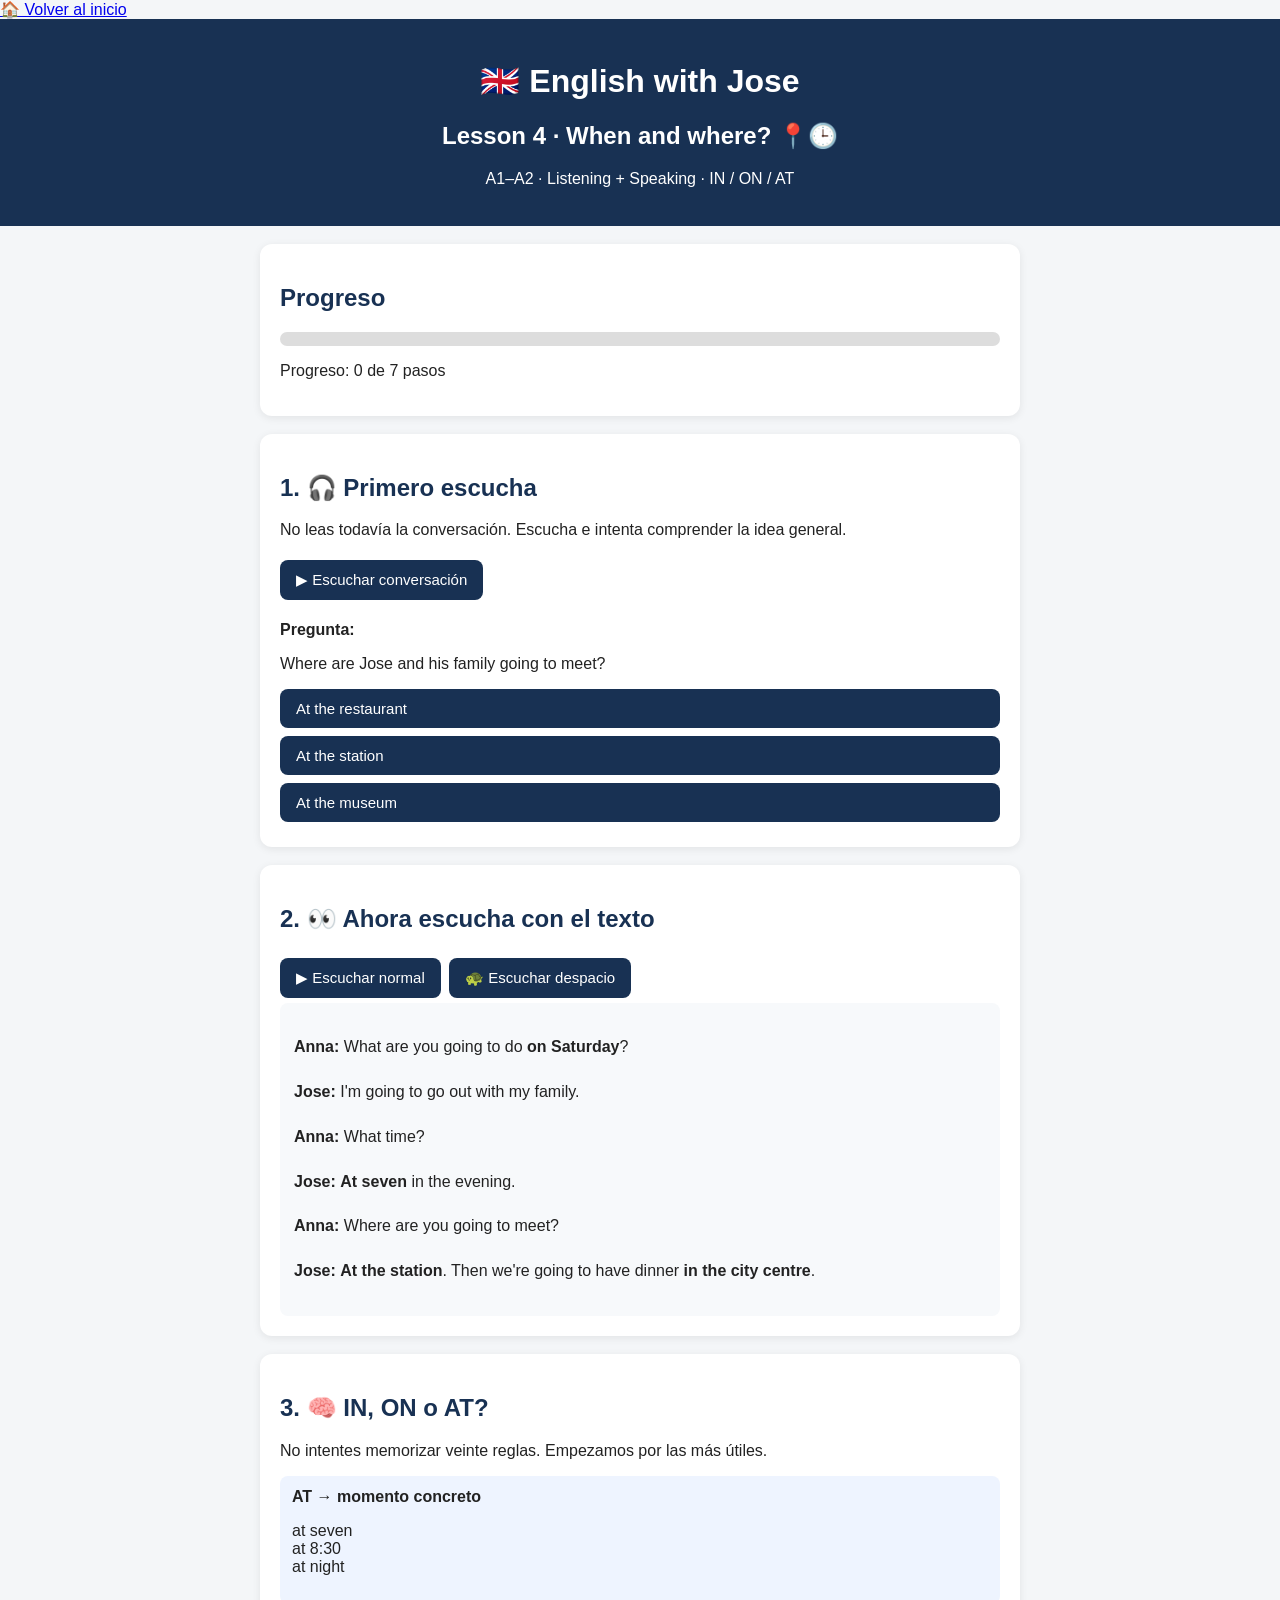
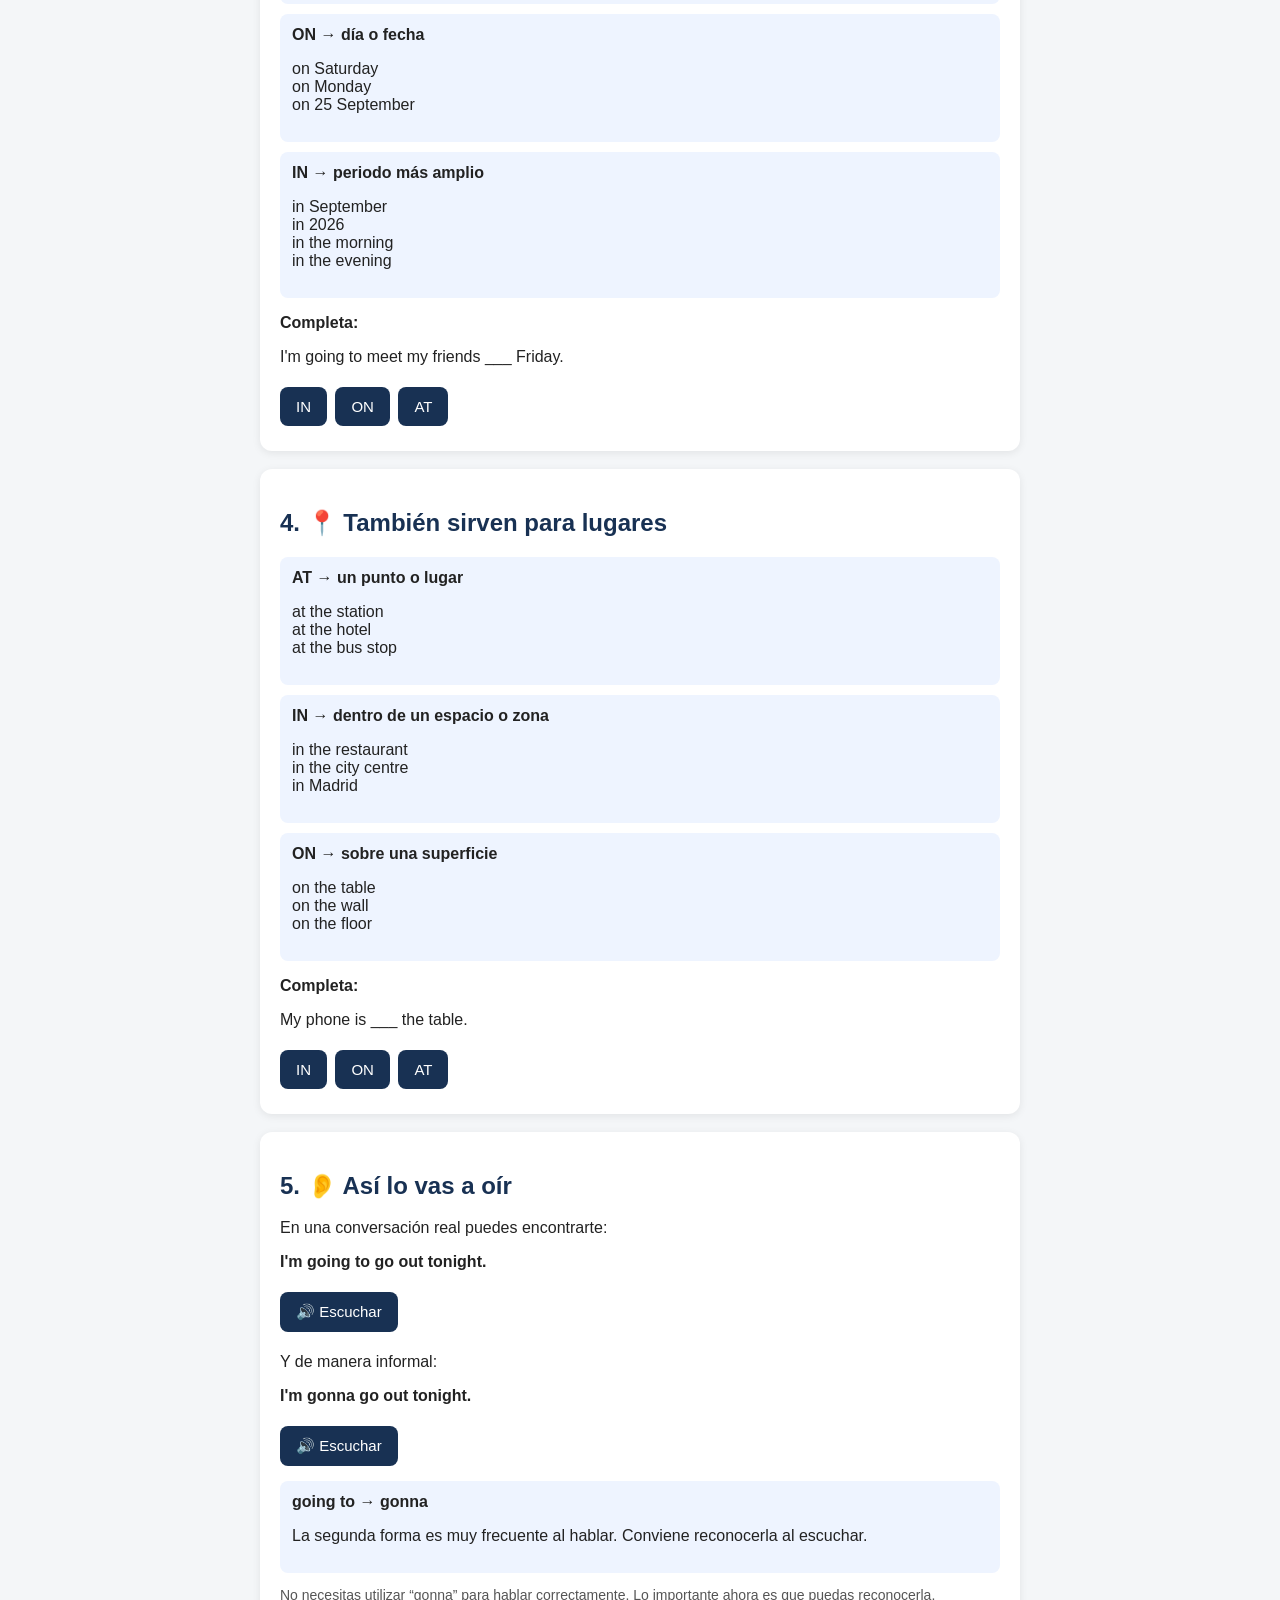
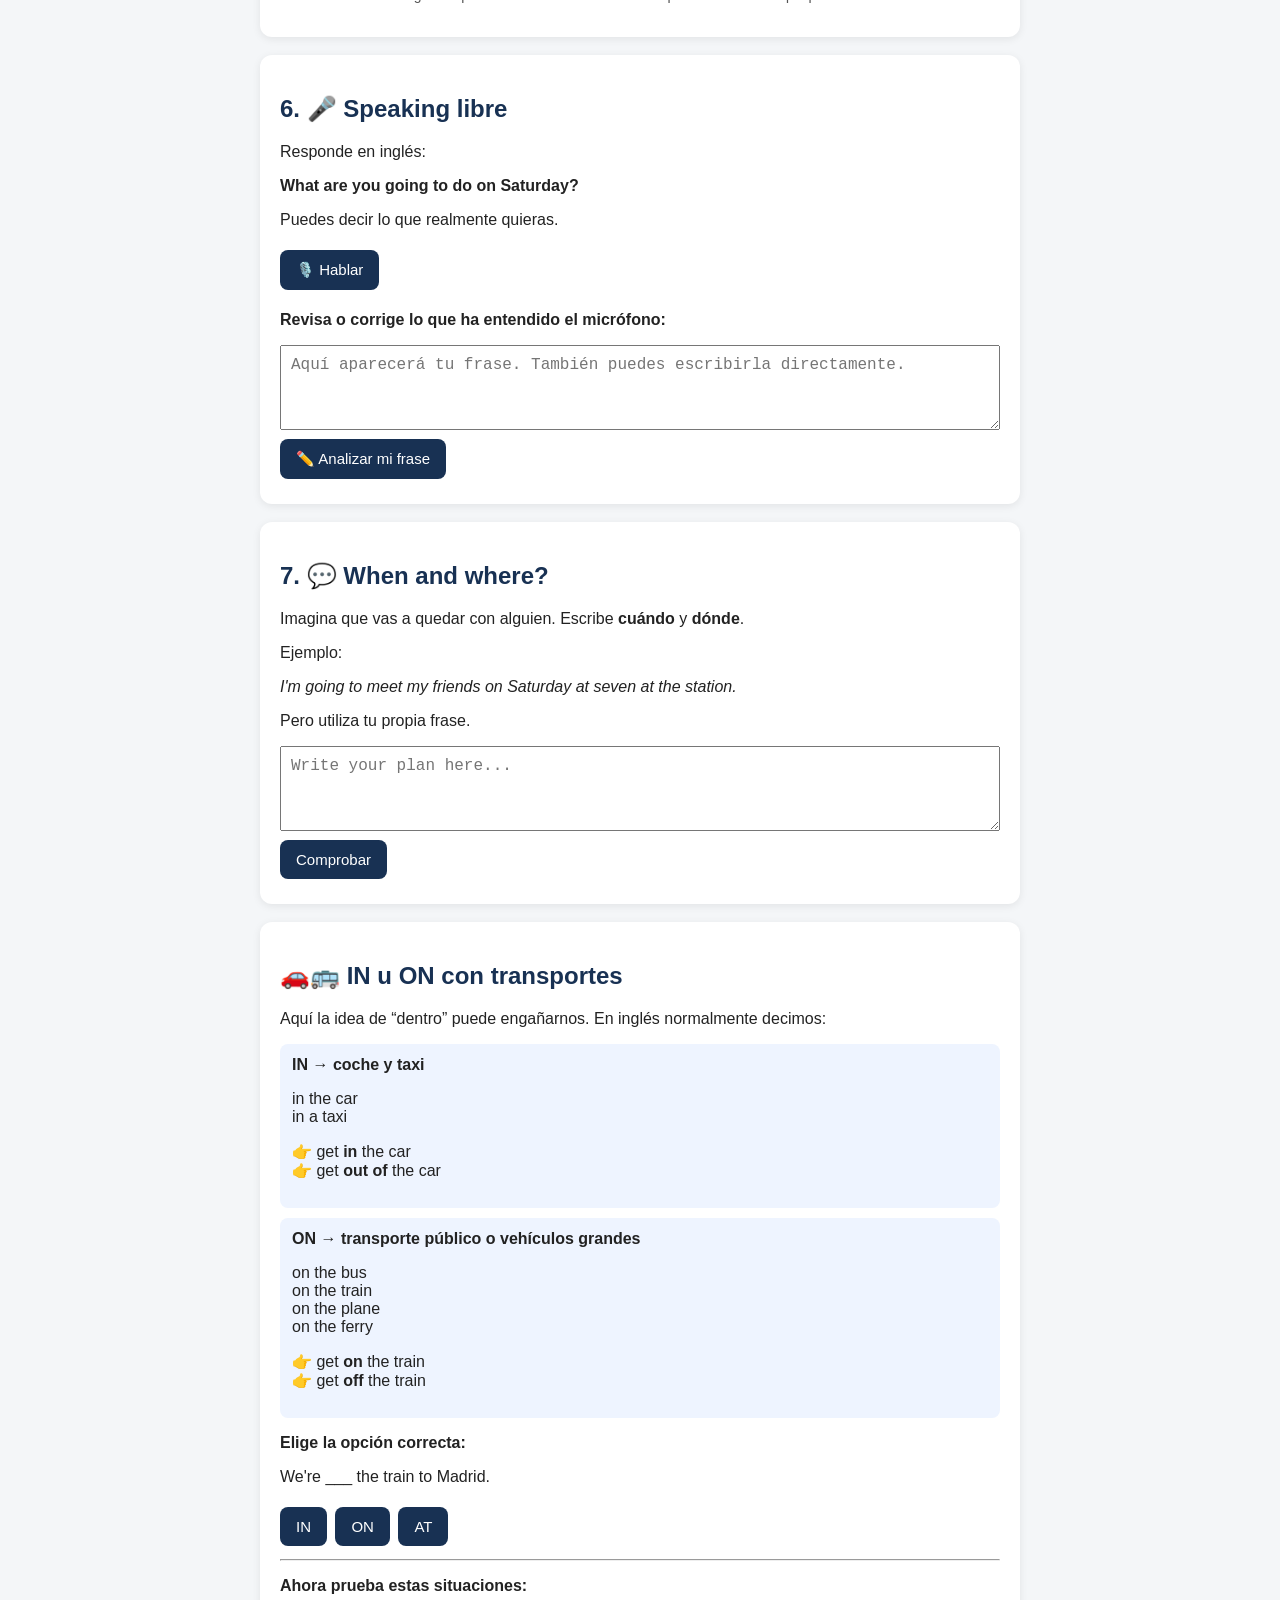
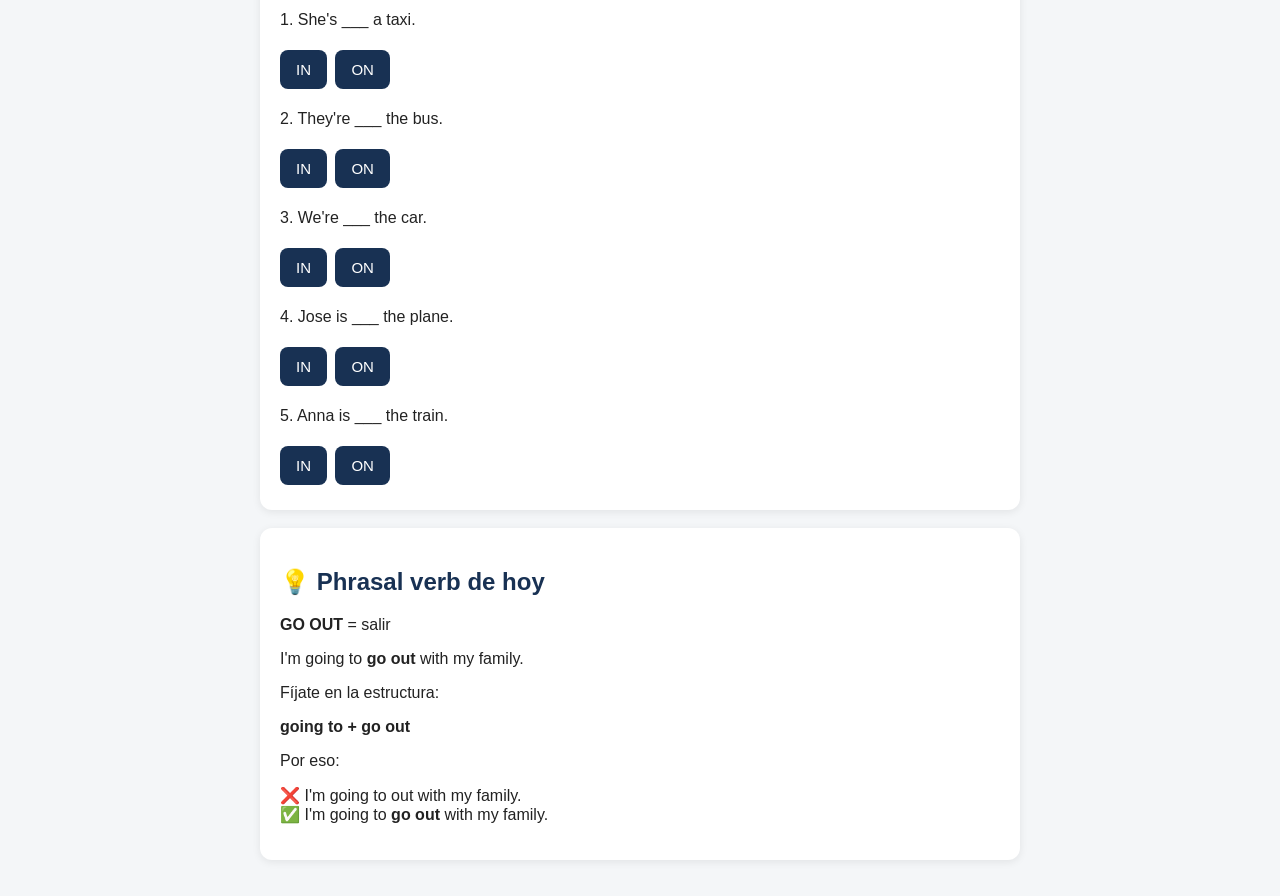
<file: lesson4.html>
<!DOCTYPE html>
<html lang="es">
<head>
<meta charset="UTF-8">
<meta name="viewport" content="width=device-width, initial-scale=1.0">

<title>English with Jose - Lesson 4</title>

<style>

body {
    font-family: Arial, sans-serif;
    background: #f4f6f8;
    margin: 0;
    color: #222;
}

header {
    background: #183153;
    color: white;
    padding: 22px;
    text-align: center;
}

.container {
    max-width: 760px;
    margin: auto;
    padding: 18px;
}

.card {
    background: white;
    padding: 20px;
    margin-bottom: 18px;
    border-radius: 12px;
    box-shadow: 0 2px 8px rgba(0,0,0,0.08);
}

h2 {
    color: #183153;
}

button {
    background: #183153;
    color: white;
    border: none;
    padding: 11px 16px;
    margin: 5px 4px 5px 0;
    border-radius: 8px;
    cursor: pointer;
    font-size: 15px;
}

button:hover {
    opacity: 0.88;
}

.option {
    display: block;
    width: 100%;
    text-align: left;
    margin-top: 8px;
}

.feedback {
    margin-top: 12px;
    padding: 12px;
    background: #fff3cd;
    border-radius: 8px;
    display: none;
}

.success {
    background: #d4edda;
}

.dialogue {
    line-height: 1.8;
    background: #f7f9fb;
    padding: 14px;
    border-radius: 8px;
}

.rule {
    background: #eef4ff;
    padding: 12px;
    margin: 10px 0;
    border-radius: 8px;
}

textarea {
    width: 100%;
    min-height: 85px;
    box-sizing: border-box;
    padding: 10px;
    font-size: 16px;
}

.progress {
    height: 14px;
    background: #ddd;
    border-radius: 10px;
    overflow: hidden;
}

#bar {
    height: 100%;
    width: 0%;
    background: #183153;
    transition: width 0.4s;
}

.small {
    color: #555;
    font-size: 14px;
}

</style>
</head>

<body>
<a href="inicio.html">🏠 Volver al inicio</a>
<header>

<h1>🇬🇧 English with Jose</h1>

<h2 style="color:white;">
Lesson 4 · When and where? 📍🕒
</h2>

<p>A1–A2 · Listening + Speaking · IN / ON / AT</p>

</header>

<div class="container">

<div class="card">

<h2>Progreso</h2>

<div class="progress">
<div id="bar"></div>
</div>

<p id="progressText">
Progreso: 0 de 7 pasos
</p>

</div>


<!-- PASO 1 -->

<div class="card">

<h2>1. 🎧 Primero escucha</h2>

<p>
No leas todavía la conversación.
Escucha e intenta comprender la idea general.
</p>

<button id="firstListen">
▶ Escuchar conversación
</button>

<p><b>Pregunta:</b></p>

<p>
Where are Jose and his family going to meet?
</p>

<button class="option placeOption" data-answer="restaurant">
At the restaurant
</button>

<button class="option placeOption" data-answer="station">
At the station
</button>

<button class="option placeOption" data-answer="museum">
At the museum
</button>

<div id="listenFeedback" class="feedback"></div>

</div>


<!-- PASO 2 -->

<div class="card">

<h2>2. 👀 Ahora escucha con el texto</h2>

<button id="normalListen">
▶ Escuchar normal
</button>

<button id="slowListen">
🐢 Escuchar despacio
</button>

<div class="dialogue">

<p>
<b>Anna:</b>
What are you going to do <b>on Saturday</b>?
</p>

<p>
<b>Jose:</b>
I'm going to go out with my family.
</p>

<p>
<b>Anna:</b>
What time?
</p>

<p>
<b>Jose:</b>
<b>At seven</b> in the evening.
</p>

<p>
<b>Anna:</b>
Where are you going to meet?
</p>

<p>
<b>Jose:</b>
<b>At the station</b>.
Then we're going to have dinner
<b>in the city centre</b>.
</p>

</div>

</div>


<!-- PASO 3 -->

<div class="card">

<h2>3. 🧠 IN, ON o AT?</h2>

<p>
No intentes memorizar veinte reglas.
Empezamos por las más útiles.
</p>

<div class="rule">

<b>AT → momento concreto</b>

<p>
at seven<br>
at 8:30<br>
at night
</p>

</div>

<div class="rule">

<b>ON → día o fecha</b>

<p>
on Saturday<br>
on Monday<br>
on 25 September
</p>

</div>

<div class="rule">

<b>IN → periodo más amplio</b>

<p>
in September<br>
in 2026<br>
in the morning<br>
in the evening
</p>

</div>

<p><b>Completa:</b></p>

<p>
I'm going to meet my friends ___ Friday.
</p>

<button class="timeOption" data-answer="in">
IN
</button>

<button class="timeOption" data-answer="on">
ON
</button>

<button class="timeOption" data-answer="at">
AT
</button>

<div id="timeFeedback" class="feedback"></div>

</div>


<!-- PASO 4 -->

<div class="card">

<h2>4. 📍 También sirven para lugares</h2>

<div class="rule">

<b>AT → un punto o lugar</b>

<p>
at the station<br>
at the hotel<br>
at the bus stop
</p>

</div>

<div class="rule">

<b>IN → dentro de un espacio o zona</b>

<p>
in the restaurant<br>
in the city centre<br>
in Madrid
</p>

</div>

<div class="rule">

<b>ON → sobre una superficie</b>

<p>
on the table<br>
on the wall<br>
on the floor
</p>

</div>

<p><b>Completa:</b></p>

<p>
My phone is ___ the table.
</p>

<button class="locationOption" data-answer="in">
IN
</button>

<button class="locationOption" data-answer="on">
ON
</button>

<button class="locationOption" data-answer="at">
AT
</button>

<div id="locationFeedback" class="feedback"></div>

</div>


<!-- PASO 5 -->

<div class="card">

<h2>5. 👂 Así lo vas a oír</h2>

<p>
En una conversación real puedes encontrarte:
</p>

<p>
<b>I'm going to go out tonight.</b>
</p>

<button id="goingToAudio">
🔊 Escuchar
</button>

<p>
Y de manera informal:
</p>

<p>
<b>I'm gonna go out tonight.</b>
</p>

<button id="gonnaAudio">
🔊 Escuchar
</button>

<div class="rule">

<b>going to → gonna</b>

<p>
La segunda forma es muy frecuente al hablar.
Conviene reconocerla al escuchar.
</p>

</div>

<p class="small">
No necesitas utilizar “gonna” para hablar correctamente.
Lo importante ahora es que puedas reconocerla.
</p>

</div>


<!-- PASO 6 -->

<div class="card">

<h2>6. 🎤 Speaking libre</h2>

<p>
Responde en inglés:
</p>

<p>
<b>What are you going to do on Saturday?</b>
</p>

<p>
Puedes decir lo que realmente quieras.
</p>

<button id="speakBtn">
🎙️ Hablar
</button>

<p id="voiceStatus"></p>
<p><b>Revisa o corrige lo que ha entendido el micrófono:</b></p>

<textarea id="speakingText"
placeholder="Aquí aparecerá tu frase. También puedes escribirla directamente."></textarea>

<button id="analyzeSpeaking">
✏️ Analizar mi frase
</button>
<div id="voiceFeedback" class="feedback"></div>

</div>


<!-- PASO 7 -->

<div class="card">

<h2>7. 💬 When and where?</h2>

<p>
Imagina que vas a quedar con alguien.
Escribe <b>cuándo</b> y <b>dónde</b>.
</p>

<p>
Ejemplo:
</p>

<p>
<i>
I'm going to meet my friends on Saturday
at seven at the station.
</i>
</p>

<p>
Pero utiliza tu propia frase.
</p>

<textarea
id="conversation"
placeholder="Write your plan here...">
</textarea>

<button id="checkConversation">
Comprobar
</button>

<div id="conversationFeedback" class="feedback"></div>

</div>

<!-- TRANSPORTES -->

<div class="card">

<h2>🚗🚌 IN u ON con transportes</h2>

<p>
Aquí la idea de “dentro” puede engañarnos.
En inglés normalmente decimos:
</p>

<div class="rule">

<b>IN → coche y taxi</b>

<p>
in the car<br>
in a taxi
</p>

<p>
👉 get <b>in</b> the car<br>
👉 get <b>out of</b> the car
</p>

</div>

<div class="rule">

<b>ON → transporte público o vehículos grandes</b>

<p>
on the bus<br>
on the train<br>
on the plane<br>
on the ferry
</p>

<p>
👉 get <b>on</b> the train<br>
👉 get <b>off</b> the train
</p>

</div>

<p><b>Elige la opción correcta:</b></p>

<p>
We're ___ the train to Madrid.
</p>

<button class="transportOption" data-answer="in">
IN
</button>

<button class="transportOption" data-answer="on">
ON
</button>

<button class="transportOption" data-answer="at">
AT
</button>

<div id="transportFeedback" class="feedback"></div>

<hr>

<p><b>Ahora prueba estas situaciones:</b></p>

<p>1. She's ___ a taxi.</p>
<button class="transportQuiz" data-correct="in">IN</button>
<button class="transportQuiz" data-correct="on">ON</button>
<div class="transportResult"></div>
<p>2. They're ___ the bus.</p>
<button class="transportQuiz" data-correct="in">IN</button>
<button class="transportQuiz" data-correct="on">ON</button>
<div class="transportResult"></div>

<p>3. We're ___ the car.</p>
<button class="transportQuiz" data-correct="in">IN</button>
<button class="transportQuiz" data-correct="on">ON</button>
<div class="transportResult"></div>

<p>4. Jose is ___ the plane.</p>
<button class="transportQuiz" data-correct="in">IN</button>
<button class="transportQuiz" data-correct="on">ON</button>
<div class="transportResult"></div>

<p>5. Anna is ___ the train.</p>
<button class="transportQuiz" data-correct="in">IN</button>
<button class="transportQuiz" data-correct="on">ON</button>
<div class="transportResult"></div></div>
<!-- EXTRA -->

<div class="card">

<h2>💡 Phrasal verb de hoy</h2>

<p>
<b>GO OUT</b> = salir
</p>

<p>
I'm going to <b>go out</b> with my family.
</p>

<p>
Fíjate en la estructura:
</p>

<p>
<b>going to + go out</b>
</p>

<p>
Por eso:
</p>

<p>
❌ I'm going to out with my family.<br>
✅ I'm going to <b>go out</b> with my family.
</p>

</div>


<script>

const dialogue =
"What are you going to do on Saturday? " +
"I'm going to go out with my family. " +
"What time? " +
"At seven in the evening. " +
"Where are you going to meet? " +
"At the station. " +
"Then we're going to have dinner in the city centre.";

let completed = new Set();


function speak(text, rate = 0.82) {

    if (!("speechSynthesis" in window)) {

        alert(
            "Tu navegador no permite síntesis de voz."
        );

        return;
    }

    window.speechSynthesis.cancel();

    const u =
        new SpeechSynthesisUtterance(text);

    u.lang = "en-GB";
    u.rate = rate;
    u.volume = 1;

    window.speechSynthesis.speak(u);
}


function completeStep(n) {

    completed.add(n);

    document.getElementById("bar").style.width =
        ((completed.size / 7) * 100) + "%";

    document.getElementById("progressText").textContent =
        "Progreso: " +
        completed.size +
        " de 7 pasos";
}


function createRecognition(callback) {

    const Recognition =
        window.SpeechRecognition ||
        window.webkitSpeechRecognition;

    if (!Recognition) return null;

    const recognition =
        new Recognition();

    recognition.lang = "en-GB";
    recognition.interimResults = false;
    recognition.maxAlternatives = 1;

    recognition.onresult =
        function(event) {

            callback(
                event.results[0][0].transcript
            );
        };

    return recognition;
}


/* PASO 1 */

document.getElementById("firstListen").onclick =
function() {

    speak(dialogue);

};


document.querySelectorAll(".placeOption")
.forEach(function(button) {

    button.onclick = function() {

        const feedback =
            document.getElementById(
                "listenFeedback"
            );

        feedback.style.display = "block";

        if (
            button.dataset.answer === "station"
        ) {

            feedback.innerHTML =
                "✅ Correct! They are going to meet <b>at the station</b>.";

            feedback.className =
                "feedback success";

            completeStep(1);

        } else {

            feedback.innerHTML =
                "❌ Not quite. Listen again. Where are they going to meet?";

            feedback.className =
                "feedback";
        }
    };
});


/* PASO 2 */

document.getElementById("normalListen").onclick =
function() {

    speak(dialogue, 0.82);

    completeStep(2);
};


document.getElementById("slowListen").onclick =
function() {

    speak(dialogue, 0.58);

};


/* PASO 3 */

document.querySelectorAll(".timeOption")
.forEach(function(button) {

    button.onclick = function() {

        const feedback =
            document.getElementById(
                "timeFeedback"
            );

        feedback.style.display = "block";

        if (
            button.dataset.answer === "on"
        ) {

            feedback.innerHTML =
                "✅ Correct! <b>On Friday</b>. Usamos ON con días.";

            feedback.className =
                "feedback success";

            completeStep(3);

        } else {

            feedback.innerHTML =
                "❌ Recuerda: con los días normalmente usamos <b>ON</b>.";

            feedback.className =
                "feedback";
        }
    };
});


/* PASO 4 */

document.querySelectorAll(".locationOption")
.forEach(function(button) {

    button.onclick = function() {

        const feedback =
            document.getElementById(
                "locationFeedback"
            );

        feedback.style.display = "block";

        if (
            button.dataset.answer === "on"
        ) {

            feedback.innerHTML =
                "✅ Correct! The phone is <b>on the table</b>.";

            feedback.className =
                "feedback success";

            completeStep(4);

        } else {

            feedback.innerHTML =
                "❌ Piensa en una superficie: <b>on the table</b>.";

            feedback.className =
                "feedback";
        }
    };
});


/* PASO 5 */

document.getElementById("goingToAudio").onclick =
function() {

    speak(
        "I'm going to go out tonight.",
        0.80
    );

    completeStep(5);
};


document.getElementById("gonnaAudio").onclick =
function() {

    speak(
        "I'm gonna go out tonight.",
        0.88
    );

    completeStep(5);
};


/* PASO 6 */
document.getElementById("speakBtn").onclick = function() {

    const status = document.getElementById("voiceStatus");

    const recognition = createRecognition(function(text) {

        status.textContent =
            'El micrófono ha entendido: "' + text + '"';

        document.getElementById("speakingText").value = text;

        analyzeSpeaking(text);
    });

    if (!recognition) {
        status.textContent =
            "El reconocimiento de voz no está disponible en este navegador.";
        return;
    }

    recognition.onstart = function() {
        status.textContent = "🎙️ Habla ahora...";
    };

    recognition.onerror = function(event) {
        status.textContent =
            "No he podido reconocerte. Error: " + event.error;
    };

    recognition.start();
};


// ANALIZAR FRASES ESCRITAS O RECONOCIDAS

document.getElementById("analyzeSpeaking").onclick = function() {

    const text = document.getElementById("speakingText").value.trim();

    if (!text) {
        alert("Primero habla o escribe una frase en inglés.");
        return;
    }

    analyzeSpeaking(text);
};


function analyzeSpeaking(text) {

    const feedback = document.getElementById("voiceFeedback");

    feedback.style.display = "block";

    let corrected = text;
    let explanation = "";
    let errorFound = false;

    // ERRORES FRECUENTES CON VERBOS IRREGULARES

    const corrections = [
        {
            pattern: /\btaked\b/gi,
            replacement: "took",
            explanation: "El pasado de TAKE es TOOK, no TAKED."
        },
        {
            pattern: /\bgoed\b/gi,
            replacement: "went",
            explanation: "El pasado de GO es WENT, no GOED."
        },
        {
            pattern: /\bbuyed\b/gi,
            replacement: "bought",
            explanation: "El pasado de BUY es BOUGHT, no BUYED."
        },
        {
            pattern: /\bbringed\b/gi,
            replacement: "brought",
            explanation: "El pasado de BRING es BROUGHT, no BRINGED."
        }
    ];

    corrections.forEach(function(item) {

        if (item.pattern.test(corrected)) {

            corrected = corrected.replace(
                item.pattern,
                item.replacement
            );

            explanation +=
                "<p>⚠️ " + item.explanation + "</p>";

            errorFound = true;
        }
    });


    // ERROR: GOING TO OUT

    if (/\bgoing to out\b/i.test(corrected)) {

        corrected = corrected.replace(
            /\bgoing to out\b/gi,
            "going to go out"
        );

        explanation +=
            "<p>⚠️ Después de GOING TO necesitamos un verbo. " +
            "GO OUT significa salir.</p>";

        errorFound = true;
    }


    // ERROR: GONNA OUT

    if (/\bgonna out\b/i.test(corrected)) {

        corrected = corrected.replace(
            /\bgonna out\b/gi,
            "gonna go out"
        );

        explanation +=
            "<p>⚠️ Después de GONNA necesitamos un verbo.</p>";

        errorFound = true;
    }


    // COMPROBAR ESTRUCTURAS DE FUTURO

    const hasFuture =
        /\bgoing to\b/i.test(corrected) ||
        /\bgonna\b/i.test(corrected) ||
        /\bi will\b/i.test(corrected) ||
        /\bi'll\b/i.test(corrected);


    let message = "";

    if (errorFound) {

        message =
            "<p>👍 He entendido tu frase, pero he detectado " +
            "un posible error.</p>" +
            explanation +
            "<p>✅ <b>Corrección propuesta:</b></p>";

        feedback.className = "feedback";

    } else if (hasFuture) {

        message =
            "<p>✅ Has utilizado una estructura de futuro " +
            "adecuada para este ejercicio.</p>" +
            "<p>💡 No he detectado errores de los que " +
            "este corrector sabe comprobar.</p>";

        feedback.className = "feedback success";

        completeStep(6);

    } else {

        message =
            "<p>👍 He recibido tu frase.</p>" +
            "<p>En esta lección estamos practicando " +
            "planes futuros, pero también puedes escribir " +
            "frases en otros tiempos verbales.</p>" +
            "<p>💡 El corrector solo detecta algunos " +
            "errores frecuentes.</p>";

        feedback.className = "feedback";
    }


    // MOSTRAR LA FRASE SIN INTERPRETARLA COMO HTML

    feedback.innerHTML = message;

    const sentence = document.createElement("p");
    const strong = document.createElement("b");

    strong.textContent = corrected;
    sentence.appendChild(strong);
    feedback.appendChild(sentence);


    // BOTÓN ESCUCHAR

    const listenButton = document.createElement("button");

    listenButton.textContent = "🔊 Escuchar frase";

    listenButton.onclick = function() {
        speak(corrected, 0.78);
    };

    feedback.appendChild(listenButton);


    // BOTÓN REPETIR

    const retryButton = document.createElement("button");

    retryButton.textContent = "🎤 Volver a intentarlo";

    retryButton.onclick = function() {
        document.getElementById("speakBtn").click();
    };

    feedback.appendChild(retryButton);
}
/* PASO 7 */

document.getElementById("checkConversation").onclick =
function() {

    const original =
        document.getElementById(
            "conversation"
        ).value.trim();

    const text =
        original.toLowerCase();

    const feedback =
        document.getElementById(
            "conversationFeedback"
        );

    feedback.style.display =
        "block";


    if (!text) {

        feedback.innerHTML =
            "Escribe primero tu plan.";

        feedback.className =
            "feedback";

        return;
    }


    const hasTimePreposition =
        text.includes(" on ") ||
        text.includes(" at ") ||
        text.includes(" in ");

    const hasFuture =
        text.includes("going to") ||
        text.includes("gonna") ||
        text.includes("i will") ||
        text.includes("i'll");


    if (
        hasTimePreposition &&
        hasFuture
    ) {

        feedback.innerHTML =
            '✅ La app ha entendido tu plan:<br><br>' +
            '<b>"' + original + '"</b><br><br>' +
            "Has utilizado una estructura de futuro y al menos una de las preposiciones que estamos practicando.<br><br>" +
            "⚠️ Esta comprobación todavía no garantiza que toda la frase sea gramaticalmente perfecta.";

        feedback.className =
            "feedback success";

        completeStep(7);

    } else {

        feedback.innerHTML =
            "Entiendo que estás intentando expresar tu plan, pero intenta incluir:<br><br>" +
            "• una forma de futuro: <b>going to</b><br>" +
            "• cuándo o dónde: <b>in / on / at</b>";

        feedback.className =
            "feedback";
    }
};
document.querySelectorAll(".transportOption").forEach(function(button) {

    button.addEventListener("click", function() {

        const feedback =
            document.getElementById("transportFeedback");

        feedback.style.display = "block";

        if (button.dataset.answer === "on") {

            feedback.innerHTML =
                "✅ Correct! <b>We're on the train to Madrid.</b><br><br>" +
                "Con trenes, autobuses, aviones y ferris normalmente usamos <b>ON</b>.";

            feedback.className =
                "feedback success";

        } else {

            feedback.innerHTML =
                "❌ En este caso usamos <b>ON</b>.<br><br>" +
                "✅ <b>We're on the train to Madrid.</b><br><br>" +
                "Recuerda: <b>in a car / in a taxi</b>, pero " +
                "<b>on a bus / on a train / on a plane / on a ferry</b>.";

            feedback.className =
                "feedback";
        }
    });
    });
document.querySelectorAll(".transportQuiz").forEach(function(button) {

    button.addEventListener("click", function() {

        let result = button.nextElementSibling;

        while (result && !result.classList.contains("transportResult")) {
            result = result.nextElementSibling;
        }

        const question = button.parentElement;
        const buttons = Array.from(
            question.querySelectorAll(".transportQuiz")
        );

        const index = buttons.indexOf(button);
        const questionNumber = Math.floor(index / 2) + 1;

        const correctAnswers = {
            1: "in",
            2: "on",
            3: "in",
            4: "on",
            5: "on"
        };

        const answer =
            button.textContent.trim().toLowerCase();

        if (answer === correctAnswers[questionNumber]) {

            result.innerHTML = "✅ Correct!";
            result.className =
                "transportResult feedback success";
            result.style.display = "block";

        } else {

            result.innerHTML =
                "❌ Try again. Think: <b>car/taxi → IN</b> · " +
                "<b>bus/train/plane → ON</b>";

            result.className =
                "transportResult feedback";
            result.style.display = "block";
        }
    });
});
</script>

</div>

</body>
</html>
</file>
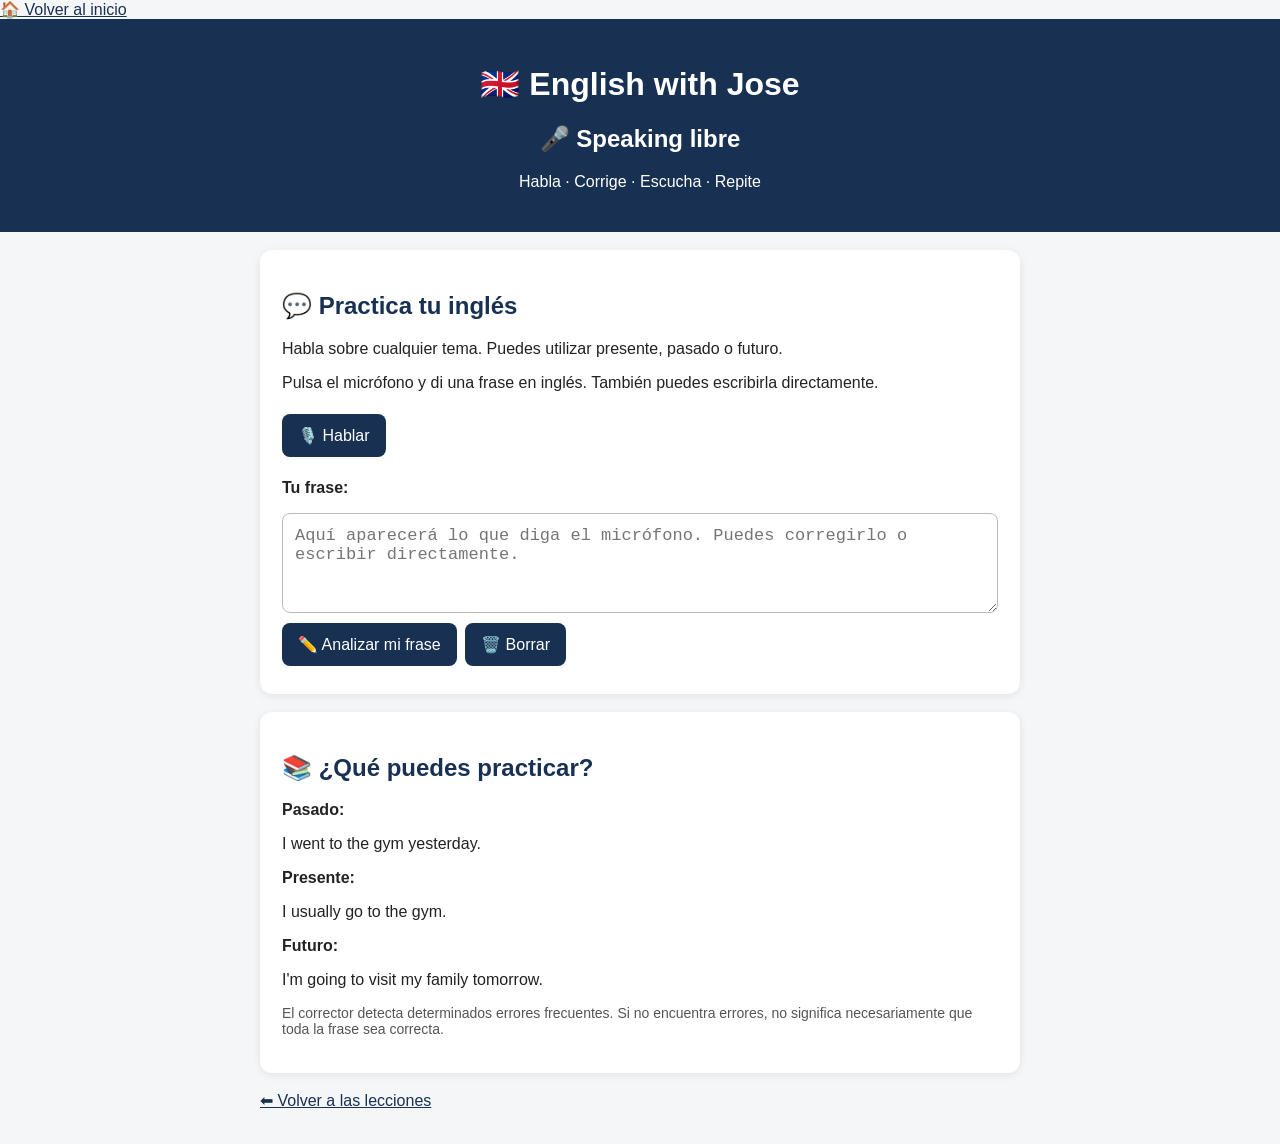
<file: speaking.html>
<!DOCTYPE html>
<html lang="es">

<head>
<meta charset="UTF-8">
<meta name="viewport" content="width=device-width, initial-scale=1.0">

<title>English with Jose - Speaking libre</title>

<style>
body {
    font-family: Arial, sans-serif;
    background: #f4f6f8;
    color: #222;
    margin: 0;
}

header {
    background: #183153;
    color: white;
    padding: 25px;
    text-align: center;
}

.container {
    max-width: 760px;
    margin: auto;
    padding: 18px;
}

.card {
    background: white;
    padding: 22px;
    margin-bottom: 18px;
    border-radius: 12px;
    box-shadow: 0 2px 8px rgba(0,0,0,0.08);
}

h2 {
    color: #183153;
}

button {
    background: #183153;
    color: white;
    border: none;
    padding: 12px 16px;
    margin: 6px 4px 6px 0;
    border-radius: 8px;
    cursor: pointer;
    font-size: 16px;
}

button:hover {
    opacity: 0.88;
}

textarea {
    width: 100%;
    min-height: 100px;
    box-sizing: border-box;
    padding: 12px;
    font-size: 17px;
    border: 1px solid #bbb;
    border-radius: 8px;
}

.feedback {
    margin-top: 15px;
    padding: 15px;
    background: #fff3cd;
    border-radius: 8px;
    display: none;
    line-height: 1.7;
}

.success {
    background: #d4edda;
}

.small {
    font-size: 14px;
    color: #555;
}

a {
    color: #183153;
}
</style>
</head>

<body>
<a href="inicio.html">🏠 Volver al inicio</a>
<header>
    <h1>🇬🇧 English with Jose</h1>
    <h2 style="color:white;">🎤 Speaking libre</h2>
    <p>Habla · Corrige · Escucha · Repite</p>
</header>

<div class="container">

<div class="card">

    <h2>💬 Practica tu inglés</h2>

    <p>
        Habla sobre cualquier tema.
        Puedes utilizar presente, pasado o futuro.
    </p>

    <p>
        Pulsa el micrófono y di una frase en inglés.
        También puedes escribirla directamente.
    </p>

    <button id="speakBtn">🎙️ Hablar</button>

    <p id="voiceStatus" aria-live="polite"></p>

    <p><b>Tu frase:</b></p>

    <textarea id="speakingText"
    placeholder="Aquí aparecerá lo que diga el micrófono. Puedes corregirlo o escribir directamente."></textarea>

    <br>

    <button id="analyzeBtn">✏️ Analizar mi frase</button>

    <button id="clearBtn">🗑️ Borrar</button>

    <div id="feedback" class="feedback" aria-live="polite"></div>

</div>


<div class="card">

    <h2>📚 ¿Qué puedes practicar?</h2>

    <p><b>Pasado:</b></p>
    <p>I went to the gym yesterday.</p>

    <p><b>Presente:</b></p>
    <p>I usually go to the gym.</p>

    <p><b>Futuro:</b></p>
    <p>I'm going to visit my family tomorrow.</p>

    <p class="small">
        El corrector detecta determinados errores frecuentes.
        Si no encuentra errores, no significa necesariamente
        que toda la frase sea correcta.
    </p>

</div>

<p>
    <a href="index.html">⬅ Volver a las lecciones</a>
</p>

</div>


<script>

// REPRODUCIR AUDIO

function speak(text, rate = 0.78) {

    if (!("speechSynthesis" in window)) {
        alert("Tu navegador no permite reproducir voz.");
        return;
    }

    window.speechSynthesis.cancel();

    const utterance = new SpeechSynthesisUtterance(text);

    utterance.lang = "en-GB";
    utterance.rate = rate;

    window.speechSynthesis.speak(utterance);
}


// RECONOCIMIENTO DE VOZ

document.getElementById("speakBtn").onclick = function() {

    const status = document.getElementById("voiceStatus");

    const Recognition =
        window.SpeechRecognition ||
        window.webkitSpeechRecognition;

    if (!Recognition) {
        status.textContent =
            "El reconocimiento de voz no está disponible en este navegador.";
        return;
    }

    const recognition = new Recognition();

    recognition.lang = "en-GB";
    recognition.interimResults = false;
    recognition.maxAlternatives = 1;

    recognition.onstart = function() {
        status.textContent = "🎙️ Habla ahora...";
    };

    recognition.onresult = function(event) {

        const text = event.results[0][0].transcript;

        document.getElementById("speakingText").value = text;

        status.textContent =
            'El micrófono ha entendido: "' + text + '"';

        analyzeSpeaking(text);
    };

    recognition.onerror = function(event) {
        status.textContent =
            "No he podido reconocerte. Error: " + event.error;
    };

    recognition.start();
};


// ANALIZAR TEXTO ESCRITO

document.getElementById("analyzeBtn").onclick = function() {

    const text =
        document.getElementById("speakingText").value.trim();

    if (!text) {
        alert("Primero habla o escribe una frase.");
        return;
    }

    analyzeSpeaking(text);
};


// BORRAR TEXTO

document.getElementById("clearBtn").onclick = function() {

    document.getElementById("speakingText").value = "";

    document.getElementById("feedback").style.display = "none";

    document.getElementById("voiceStatus").textContent = "";
};


// CORRECTOR GRAMATICAL BÁSICO

function analyzeSpeaking(text) {

    const feedback = document.getElementById("feedback");

    feedback.style.display = "block";

    let corrected = text;
    let explanations = [];

    const rules = [

        {
            pattern: /\btaked\b/gi,
            replacement: "took",
            explanation: "El pasado de TAKE es TOOK, no TAKED."
        },

        {
            pattern: /\bgoed\b/gi,
            replacement: "went",
            explanation: "El pasado de GO es WENT, no GOED."
        },

        {
            pattern: /\bbuyed\b/gi,
            replacement: "bought",
            explanation: "El pasado de BUY es BOUGHT, no BUYED."
        },

        {
            pattern: /\bbringed\b/gi,
            replacement: "brought",
            explanation: "El pasado de BRING es BROUGHT, no BRINGED."
        },

        {
            pattern: /\bi go\b(?=[^.!?]*\byesterday\b)/gi,
            replacement: "I went",
            explanation:
                "YESTERDAY indica pasado. El pasado de GO es WENT."
        },

        {
            pattern: /\bi take\b(?=[^.!?]*\byesterday\b)/gi,
            replacement: "I took",
            explanation:
                "Con YESTERDAY utilizamos el pasado: TOOK."
        },

        {
            pattern: /\bi buy\b(?=[^.!?]*\byesterday\b)/gi,
            replacement: "I bought",
            explanation:
                "El pasado de BUY es BOUGHT."
        },

        {
            pattern: /\bi didn't went\b/gi,
            replacement: "I didn't go",
            explanation:
                "Después de DIDN'T utilizamos el verbo en forma base: GO."
        },

        {
            pattern: /\bshe go\b/gi,
            replacement: "she goes",
            explanation:
                "En presente simple, con SHE utilizamos GOES."
        },

        {
            pattern: /\bhe go\b/gi,
            replacement: "he goes",
            explanation:
                "En presente simple, con HE utilizamos GOES."
        },

        {
            pattern: /\bgoing to out\b/gi,
            replacement: "going to go out",
            explanation:
                "Después de GOING TO necesitamos un verbo. GO OUT significa salir."
        },

        {
            pattern: /\bgonna out\b/gi,
            replacement: "gonna go out",
            explanation:
                "Después de GONNA necesitamos un verbo."
        }
    ];


    rules.forEach(function(rule) {

        if (rule.pattern.test(corrected)) {

            corrected = corrected.replace(
                rule.pattern,
                rule.replacement
            );

            explanations.push(rule.explanation);
        }
    });


    feedback.innerHTML = "";

    const heading = document.createElement("p");
    const sentence = document.createElement("p");
    const strong = document.createElement("b");

    strong.textContent = corrected;
    sentence.appendChild(strong);

    if (explanations.length > 0) {

        heading.textContent =
            "⚠️ He encontrado posibles errores.";

        feedback.className = "feedback";

    } else {

        heading.textContent =
            "👍 He recibido tu frase. No he detectado errores de los que sé comprobar.";

        feedback.className = "feedback success";
    }

    feedback.appendChild(heading);

    if (explanations.length > 0) {

        explanations.forEach(function(explanation) {

            const paragraph = document.createElement("p");

            paragraph.textContent = "💡 " + explanation;

            feedback.appendChild(paragraph);
        });

        const label = document.createElement("p");
        label.textContent = "✅ Corrección propuesta:";

        feedback.appendChild(label);

    } else {

        const label = document.createElement("p");

        label.textContent = "Tu frase:";

        feedback.appendChild(label);
    }

    feedback.appendChild(sentence);


    const warning = document.createElement("p");

    warning.className = "small";

    warning.textContent =
        "Este análisis es limitado. No evalúa directamente tu pronunciación ni garantiza que la frase sea gramaticalmente correcta.";

    feedback.appendChild(warning);


    // ESCUCHAR FRASE

    const listenButton = document.createElement("button");

    listenButton.textContent = "🔊 Escuchar frase";

    listenButton.onclick = function() {
        speak(corrected);
    };

    feedback.appendChild(listenButton);


    // VOLVER A INTENTARLO

    const retryButton = document.createElement("button");

    retryButton.textContent = "🎤 Volver a intentarlo";

    retryButton.onclick = function() {
        document.getElementById("speakBtn").click();
    };

    feedback.appendChild(retryButton);
}

</script>

</body>
</html>
</file>
<file: style.css>
*{box-sizing:border-box}body{margin:0;font-family:Arial,sans-serif;background:#f4f6f8;color:#1e2933}header{background:#17324d;color:#fff;padding:24px;text-align:center}main{max-width:850px;margin:24px auto;padding:0 16px}.card{background:#fff;border-radius:15px;padding:22px;margin-bottom:16px;box-shadow:0 3px 14px rgba(0,0,0,.08)}.tag{background:#e7f0ff;color:#1c5fa8;padding:6px 10px;border-radius:20px;font-size:13px}.progress{height:10px;background:#e4e9ef;border-radius:10px}.progress div{height:100%;width:0%;background:#2676d9;transition:.4s}button{background:#2676d9;color:#fff;border:0;border-radius:10px;padding:12px 16px;font-size:16px;font-weight:bold;cursor:pointer;margin:5px}.secondary{background:#5c6773}.option{display:block;width:100%;text-align:left;background:#eef3f8;color:#1e2933}.dialogue{padding:10px;background:#f7f9fc;border-radius:10px}.feedback{display:none;margin-top:12px;padding:12px;border-radius:10px;background:#eef7ff}.success{background:#eff9f2}.error{background:#fff2f2;padding:10px;border-radius:8px;margin:8px 0}textarea{width:100%;min-height:90px;padding:12px;border:1px solid #ccd5df;border-radius:10px;font-size:16px}.model{font-size:19px;background:#f7f9fc;padding:12px;border-radius:10px}ul{line-height:1.8}summary{cursor:pointer;font-weight:bold}
</file>
<file: curso1.css>
/* ENGLISH WITH JOSE - DISEÑO GENERAL */

body {
    background-color: #f4f7fb;
    font-family: Arial, Helvetica, sans-serif;
    color: #243247;
    margin: 0;
    padding: 20px;
    line-height: 1.6;
}

/* TÍTULOS */

h1 {
    color: #17365d;
    font-size: 32px;
    text-align: center;
}

h2 {
    color: #2563eb;
    font-size: 24px;
}

h3 {
    color: #17365d;
}

/* BOTONES MODERNOS */

button {
    background-color: #2563eb;
    color: white;
    border: none;
    border-radius: 12px;
    padding: 12px 18px;
    font-size: 15px;
    font-weight: bold;
    cursor: pointer;
    margin: 5px;
    transition: background-color 0.2s;
}

button:hover {
    background-color: #1d4ed8;
}

button:active {
    transform: scale(0.97);
}
/* CUADRO PARA ESCRIBIR RESPUESTAS */

#respuestaEscrita {
    width: 280px;
    max-width: 90%;
    padding: 14px;
    font-size: 16px;
    border: 2px solid #cbd5e1;
    border-radius: 12px;
    background-color: white;
    color: #243247;
    box-sizing: border-box;
}

#respuestaEscrita:focus {
    border-color: #2563eb;
    outline: none;
}

/* TARJETAS DE LA APLICACIÓN */

.tarjeta {
    background-color: white;
    border-radius: 16px;
    padding: 20px;
    margin: 20px 0;
    box-shadow: 0 4px 12px rgba(0, 0, 0, 0.08);
    border-left: 5px solid #2563eb;
}

/* DISEÑO DE LAS TRES SUBTARJETAS */

.subtarjeta {
    padding: 20px;
    margin: 15px 0;
    border-radius: 14px;
}

/* LISTENING - AZUL CLARO */

.escuchar {
    background-color: #eaf3ff;
}

/* SPEAKING & WRITING - VERDE SUAVE */

.responder {
    background-color: #eaf8ef;
}

/* CONVERSATION - GRIS AZULADO */

.conversacion {
    background-color: #f1f5f9;
}

/* TÍTULOS DE LAS SUBTARJETAS */

.subtarjeta h4 {
    color: #17365d;
    font-size: 17px;
    margin-top: 0;
    margin-bottom: 15px;
}

/* MENSAJES DEL CHAT */

.mensaje {
    padding: 12px 16px;
    margin: 10px 0;
    border-radius: 12px;
    max-width: 75%;
    line-height: 1.5;
    overflow-wrap: break-word;
}

/* MENSAJES DE JONY */

.mensaje.jony {
    background-color: #dbeafe;
    color: #1e3a8a;
    margin-right: auto;
}

/* MENSAJES DEL ALUMNO */

.mensaje.alumno {
    background-color: #dcfce7;
    color: #166534;
    margin-left: auto;
}
</file>
